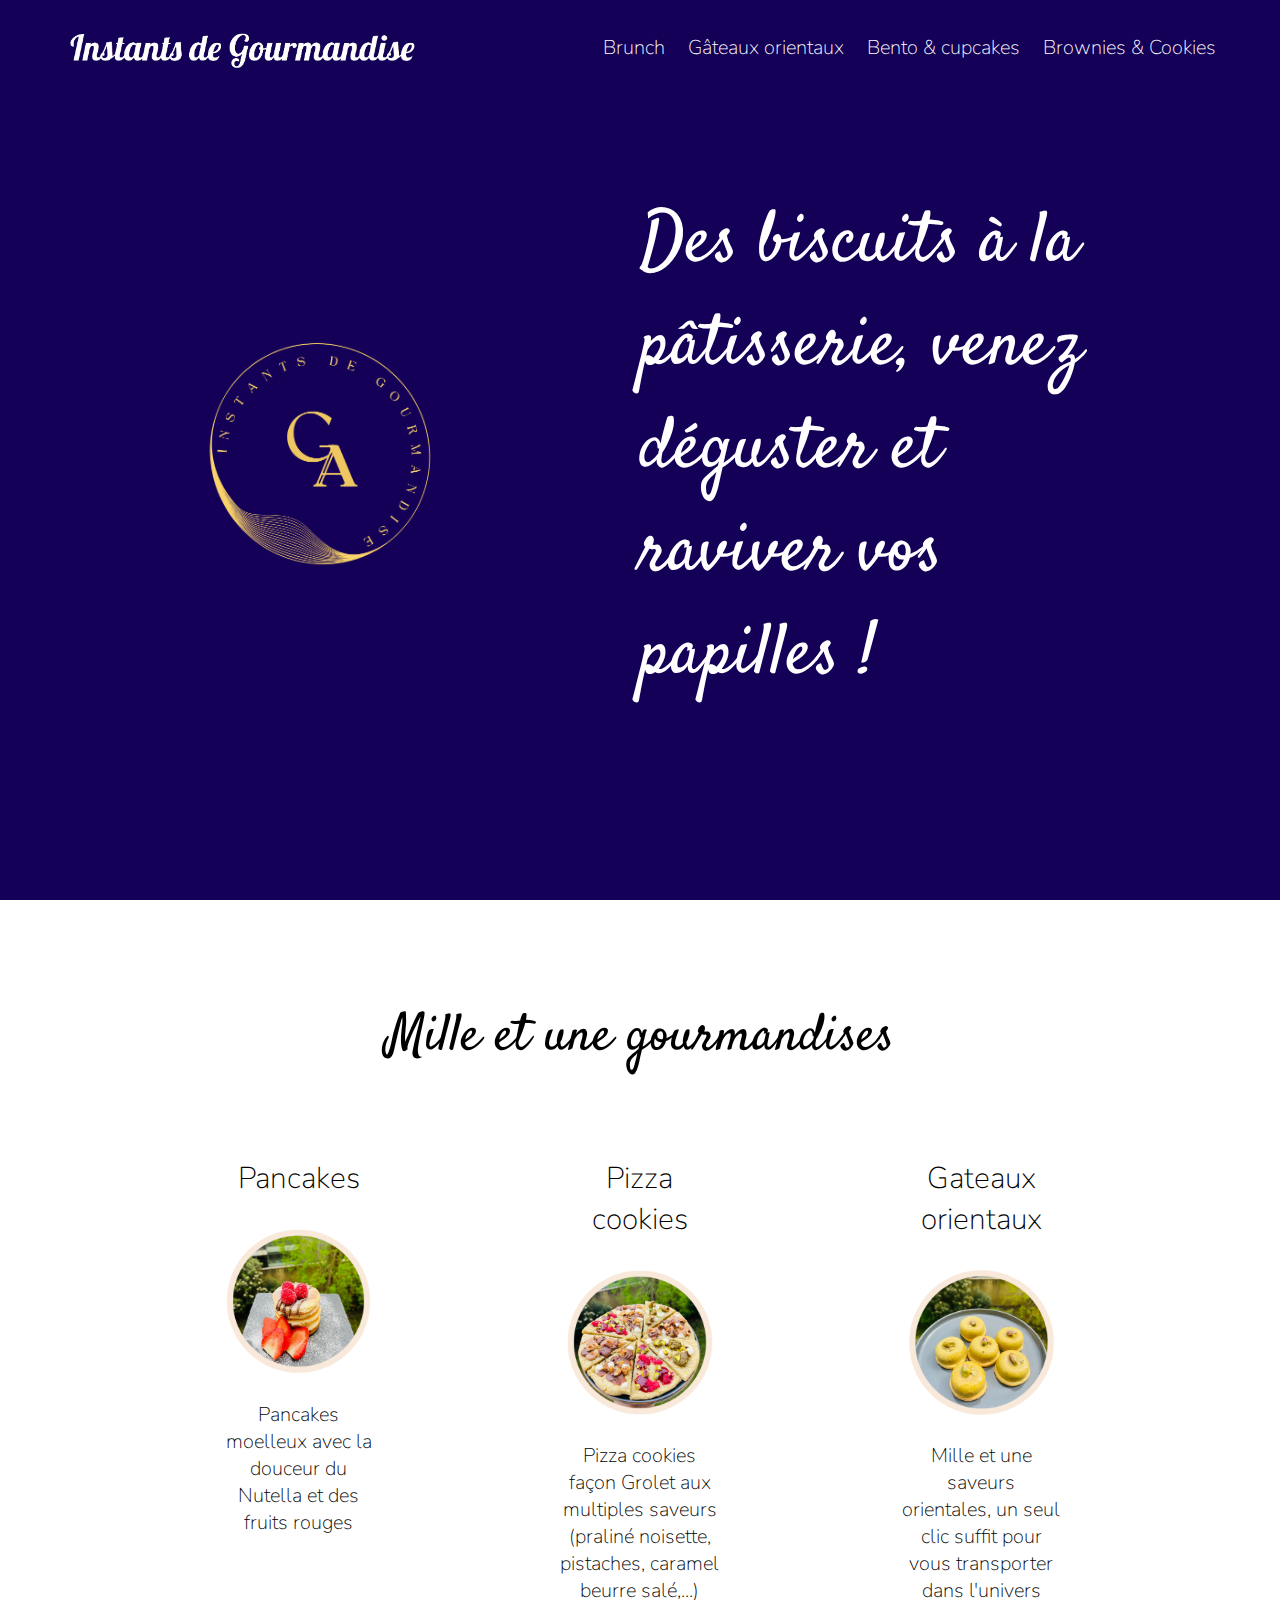
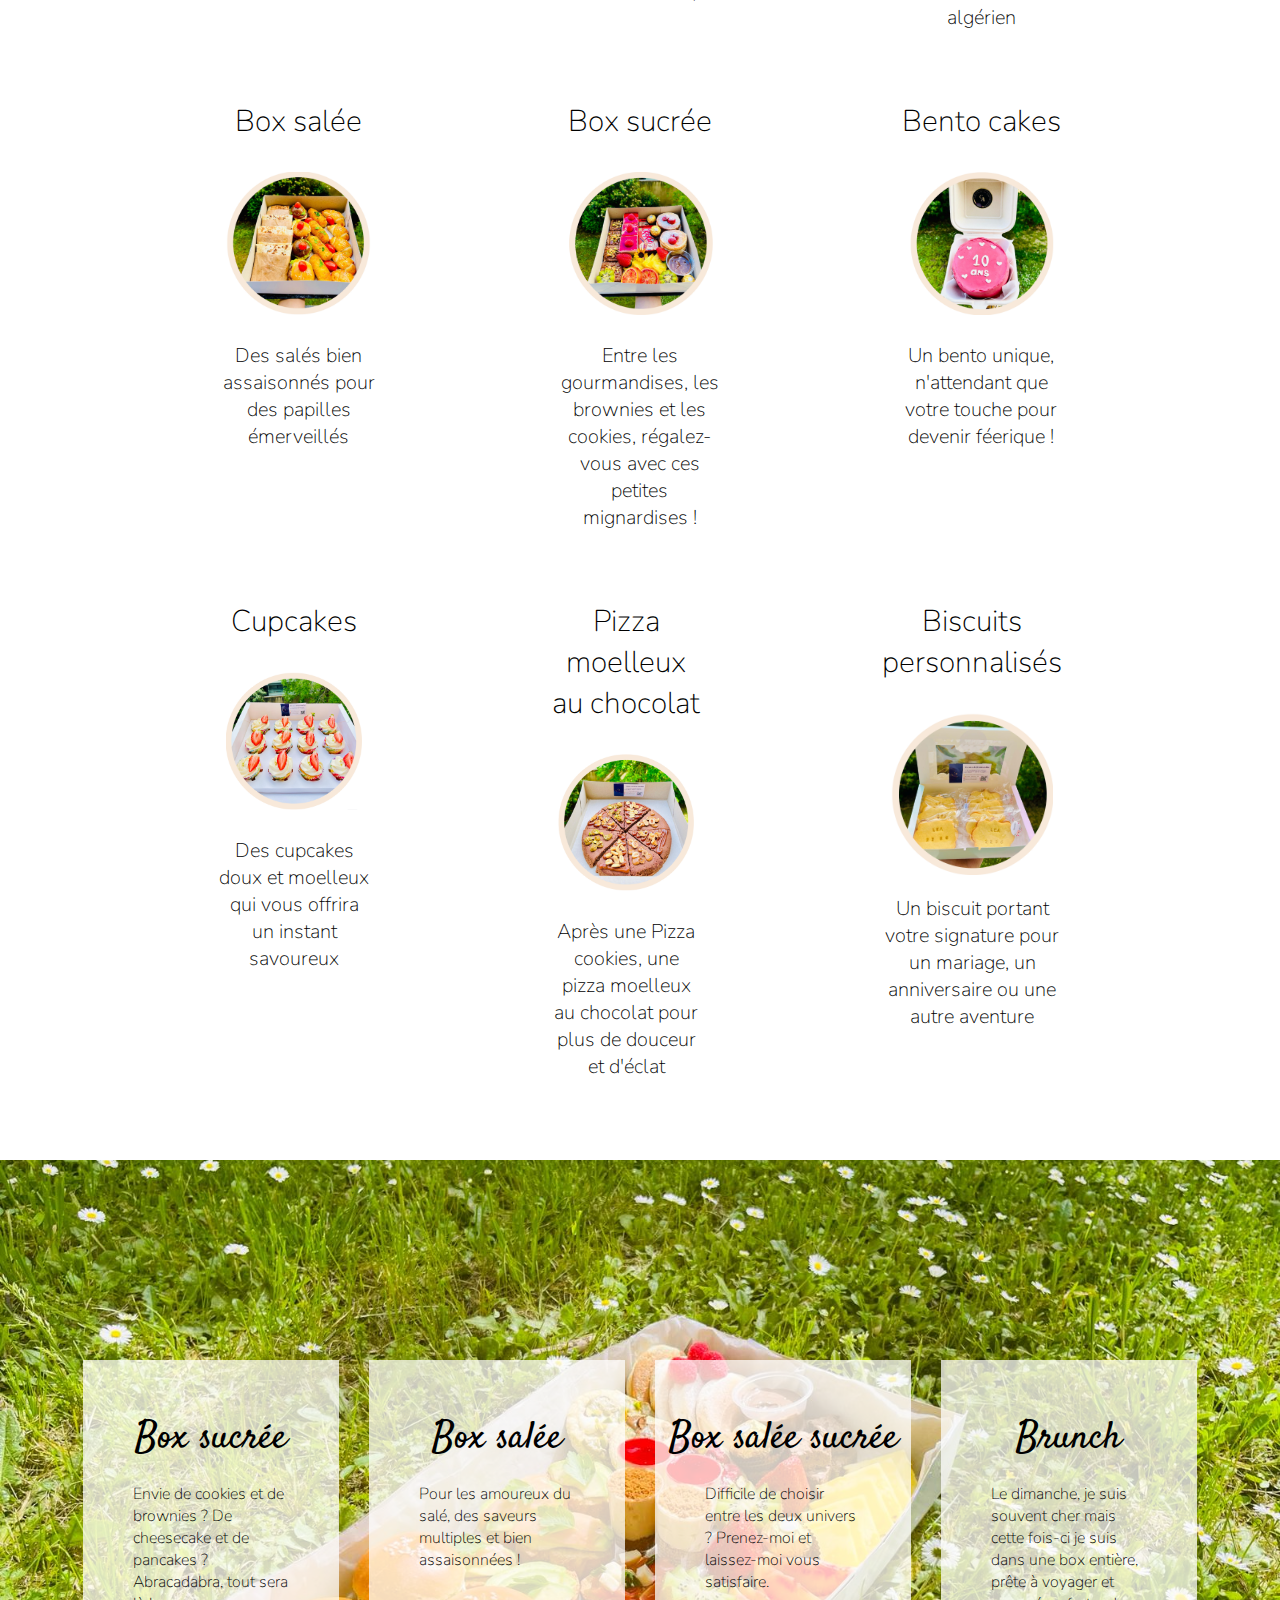
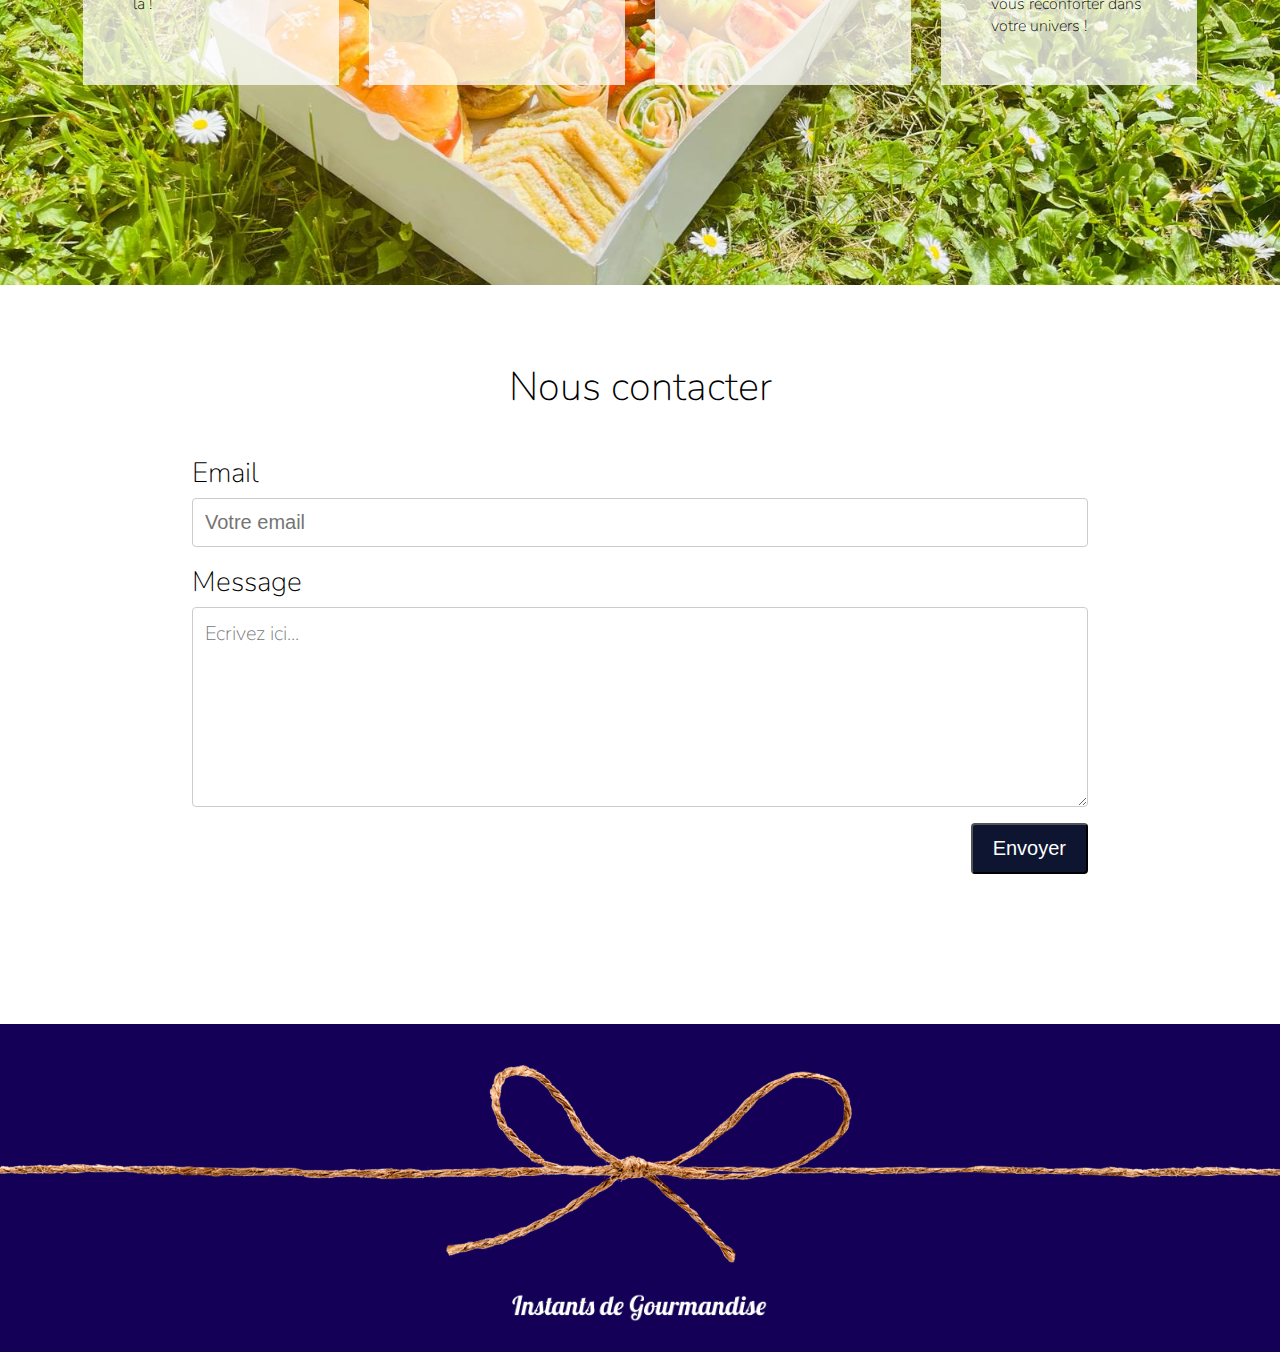
<file: index.html>
<!DOCTYPE html>
<html lang="fr">
<head>
    <meta charset="UTF-8">
    <meta name="viewport" content="width=device-width, initial-scale=1.0">
    <link rel="stylesheet" href="https://cdnjs.cloudflare.com/ajax/libs/font-awesome/4.7.0/css/font-awesome.min.css">

    <link rel="stylesheet" href="css/style.css">
    <link rel="stylesheet" href="css/nav.css">
    <link rel="stylesheet" href="css/index.css">
    <link rel="stylesheet" href="css/footer.css">
    <link rel="stylesheet" href="css/form.css">

    <link rel="icon" href="assets/img/logo/instants_de_gourmandise.png">

    <title>Instants de gourmandise</title>
</head>
<body>
    <header>
        <nav id="NavLargeScreen">
            <a href="index.html">
                <img src="assets/img/logo/instants_de_gourmandise_letters.png">
            </a>

            <div class="nunito">
                <p><a href="box.html">Brunch</a></p>
                <p><a href="gateauxorientaux.html">Gâteaux orientaux</a></p>
                <p><a href="bento_cupcake.html">Bento & cupcakes</a></p>
                <p><a href="brownies_cookies.html">Brownies & Cookies</a></p>
            </div>
        </nav>

        <nav id="NavPhone">
            <div id="LogoPhone">
                <a href="index.html">
                    <img src="assets/img/logo/instants_de_gourmandise_letters.png">
                </a>
                <i class="fa fa-bars" onclick="openMenu()"></i>
            </div>

            <div id="MenuPhone" class="nunito">
                <p>Brunch</p>
                <p>Gâteaux orientaux</p>
                <p>Bento & cupcakes</p>
                <p>Brownies & Cookies</p>
            </div>
        </nav>

        <div id="PresentationWallpaper">
            <img id="Logo" class="hidden" src="assets/img/logo/instants_de_gourmandise.png">
            <h3 id="TitleWallpaper" class="satisfy-regular hidden">Des biscuits à la pâtisserie, venez déguster et raviver vos papilles !</h3>
        </div>
    </header>

    <section id="GourmandisesQuotidien">
        <h2 class="satisfy-regular">Mille et une gourmandises</h2>

        <div class="gourmandise_quotidienne_body">
            <div class="gourmandise_rect nunito">
                <a href="box.html#BentoSucree">
                    <p class="gourmandise_rect_title">Pancakes</p>
                    <img src="assets/img/index/pancackes.png">
                    <p>Pancakes moelleux avec la douceur du Nutella et des fruits rouges</p>
                </a>
            </div>

            <div class="gourmandise_rect nunito">
                <a href="brownies_cookies.html">
                    <p class="gourmandise_rect_title">Pizza cookies</p>
                    <img src="assets/img/index/cookies.png">
                    <p>Pizza cookies façon Grolet aux multiples saveurs (praliné noisette, pistaches, caramel beurre salé,...)</p>
                </a>
            </div>

            <div class="gourmandise_rect nunito">
                <a href="gateauxorientaux.html">
                    <p class="gourmandise_rect_title">Gateaux orientaux</p>
                    <img src="assets/img/index/gateaux_orientaux.png">
                    <p>Mille et une saveurs orientales, un seul clic suffit pour vous transporter dans l'univers algérien</p>
                </a>
            </div>
        </div>

        <div class="gourmandise_quotidienne_body">
            <div class="gourmandise_rect nunito">
                <a href="box.html#BoxSalées">
                    <p class="gourmandise_rect_title">Box salée</p>
                    <img src="assets/img/index/box_salee.png">
                    <p>Des salés bien assaisonnés pour des papilles émerveillés</p>
                </a>
            </div>

            <div class="gourmandise_rect nunito">
                <a href="box.html">
                    <p class="gourmandise_rect_title">Box sucrée</p>
                    <img src="assets/img/index/box_sucree.png">
                    <p>Entre les gourmandises, les brownies et les cookies, régalez-vous avec ces petites mignardises !</p>
                </a>
            </div>

            <div class="gourmandise_rect nunito">
                <a href="bento.html">
                    <p class="gourmandise_rect_title">Bento cakes</p>
                    <img src="assets/img/index/bento.png">
                    <p>Un bento unique, n'attendant que votre touche pour devenir féerique !</p>
                </a>
            </div>
        </div>

        <div class="gourmandise_quotidienne_body">
            <div class="gourmandise_rect nunito">
                <a href="bento_cupcake.html">
                    <p class="gourmandise_rect_title">Cupcakes</p>
                    <img src="assets/img/index/muffins.png">
                    <p class="gourmandise_rect_description">Des cupcakes doux et moelleux qui vous offrira un instant savoureux </p>
                </a>
            </div>

            <div class="gourmandise_rect nunito">
                <a href="brownies_cookies.html">
                    <p class="gourmandise_rect_title">Pizza moelleux au chocolat</p>
                    <img src="assets/img/index/moelleux.png">
                    <p>Après une Pizza cookies, une pizza moelleux au chocolat pour plus de douceur et d'éclat</p>
                </a>
            </div>

            <div class="gourmandise_rect nunito">
                <p class="gourmandise_rect_title">Biscuits personnalisés</p>
                <img src="assets/img/index/biscuits_perso.png">
                <p>Un biscuit portant votre signature pour un mariage, un anniversaire ou une autre aventure</p>
            </div>
        </div>
    </section>

    <section id="GourmandisesQuotidienPhone">
        <h2 class="satisfy-regular">Mille et une gourmandises</h2>

        <div class="gourmandise_quotidienne_body_phone">
            <div class="gourmandise_rect nunito">
                <a href="box.html#BentoSucree">
                    <p class="gourmandise_rect_title">Pancakes</p>
                    <img src="assets/img/index/pancackes.png">
                    <p>Pizza cookies avec différentes saveurs (pistaches, chocolat, ...)</p>
                </a>
            </div>

            <div class="gourmandise_rect nunito">
                <a href="brownies_cookies.html">
                    <p class="gourmandise_rect_title">Cookies</p>
                    <img src="assets/img/index/cookies.png">
                    <p>Pizza cookies avec différentes saveurs (pistaches, chocolat, ...)</p>
                </a>
            </div>

            <div class="gourmandise_rect nunito">
                <a href="gateauxorientaux.html">
                    <p class="gourmandise_rect_title">Gateaux orientaux</p>
                    <img src="assets/img/index/gateaux_orientaux.png">
                    <p>Pizza cookies avec différentes saveurs (pistaches, chocolat, ...)</p>
                </a>
            </div>

            <div class="gourmandise_rect nunito">
                <a href="box.html#BoxSalées">
                    <p class="gourmandise_rect_title">Box salée</p>
                    <img src="assets/img/index/box_salee.png">
                    <p>Pizza cookies avec différentes saveurs (pistaches, chocolat, ...)</p>
                </a>
            </div>

            <div class="gourmandise_rect nunito">
                <a href="box.html">
                    <p class="gourmandise_rect_title">Box sucrée</p>
                    <img src="assets/img/index/box_sucree.png">
                    <p>Pizza cookies avec différentes saveurs (pistaches, chocolat, ...)</p>
                </a>
            </div>

            <div class="gourmandise_rect nunito">
                <a href="bento.html">
                    <p class="gourmandise_rect_title">Bento cakes</p>
                    <img src="assets/img/index/bento.png">
                    <p>Pizza cookies avec différentes saveurs (pistaches, chocolat, ...)</p>
                </a>
            </div>

            <div class="gourmandise_rect nunito">
                <a href="bento_cupcake.html">
                    <p class="gourmandise_rect_title">Cupcakes</p>
                    <img src="assets/img/index/muffins.png">
                    <p class="gourmandise_rect_description">Pizza cookies avec différentes saveurs (pistaches, chocolat, ...)</p>
                </a>
            </div>

            <div class="gourmandise_rect nunito">
                <a href="brownies_cookies.html">
                    <p class="gourmandise_rect_title">Pizza moelleux</p>
                    <img src="assets/img/index/moelleux.png">
                    <p>Pizza cookies avec différentes saveurs (pistaches, chocolat, ...)</p>
                </a>
            </div>

            <div class="gourmandise_rect nunito">
                <p class="gourmandise_rect_title">Biscuits personnalisables</p>
                <img src="assets/img/index/biscuits_perso.png">
                <p>Pizza cookies avec différentes saveurs (pistaches, chocolat, ...)</p>
            </div>
        </div>
    </section>

    <div class="scrolling">
        <p class="nutito">&larr;</p>
        <p class="nunito">&rarr;</p>
    </div>

    <section id="BoxPresentation">
        <div class="box_presentation_rect nunito">
            <a href="box.html">
                <h4 class="satisfy-regular">Box sucrée</h4>
                <p>Envie de cookies et de brownies ? De cheesecake et de pancakes ? Abracadabra, tout sera là !</p>
            </a>
        </div>

        <div class="box_presentation_rect nunito">
            <a href="box.html#BoxSalées">
                <h4 class="satisfy-regular">Box salée</h4>
                <p> Pour les amoureux du salé, des saveurs multiples et bien assaisonnées !</p>
            </a>
        </div>

        <div class="box_presentation_rect nunito">
            <a href="box.html#BoxSaléesSucrées">
                <h4 class="satisfy-regular">Box salée sucrée</h4>
                <p>Difficile de choisir entre les deux univers ? Prenez-moi et laissez-moi vous satisfaire.</p>
            </a>
        </div>

        <div class="box_presentation_rect nunito">
            <a href="box.html#Brunch">
                <h4 class="satisfy-regular">Brunch</h4>
                <p>Le dimanche, je suis souvent cher mais cette fois-ci je suis dans une box entière, prête à voyager et vous réconforter dans votre univers !</p>
            </a>
        </div>
    </section>

    <div class="scrolling">
        <p class="nutito">&larr;</p>
        <p class="nunito">&rarr;</p>
    </div>

    <div id="MailingForm">
        <h3 class="nunito">Nous contacter</h3>

        <form>
          <label class="nunito" for="femail">Email </label>
          <input type="text" id="femail" name="email" placeholder="Votre email">

          <label class="nunito" for="message">Message</label>
          <textarea  class="nunito" id="message" name="message" placeholder="Ecrivez ici..." style="height:200px"></textarea>

          <input type="submit" value="Envoyer">
        </form>
      </div>

    <footer>
        <img src="assets/img/bow.png">

        <div>
            <img src="assets/img/logo/instants_de_gourmandise_letters.png">
        </div>
    </footer>

    <script src="js/init.js"></script>
    <script src="js/nav.js"></script>
</body>
</html>
</file>
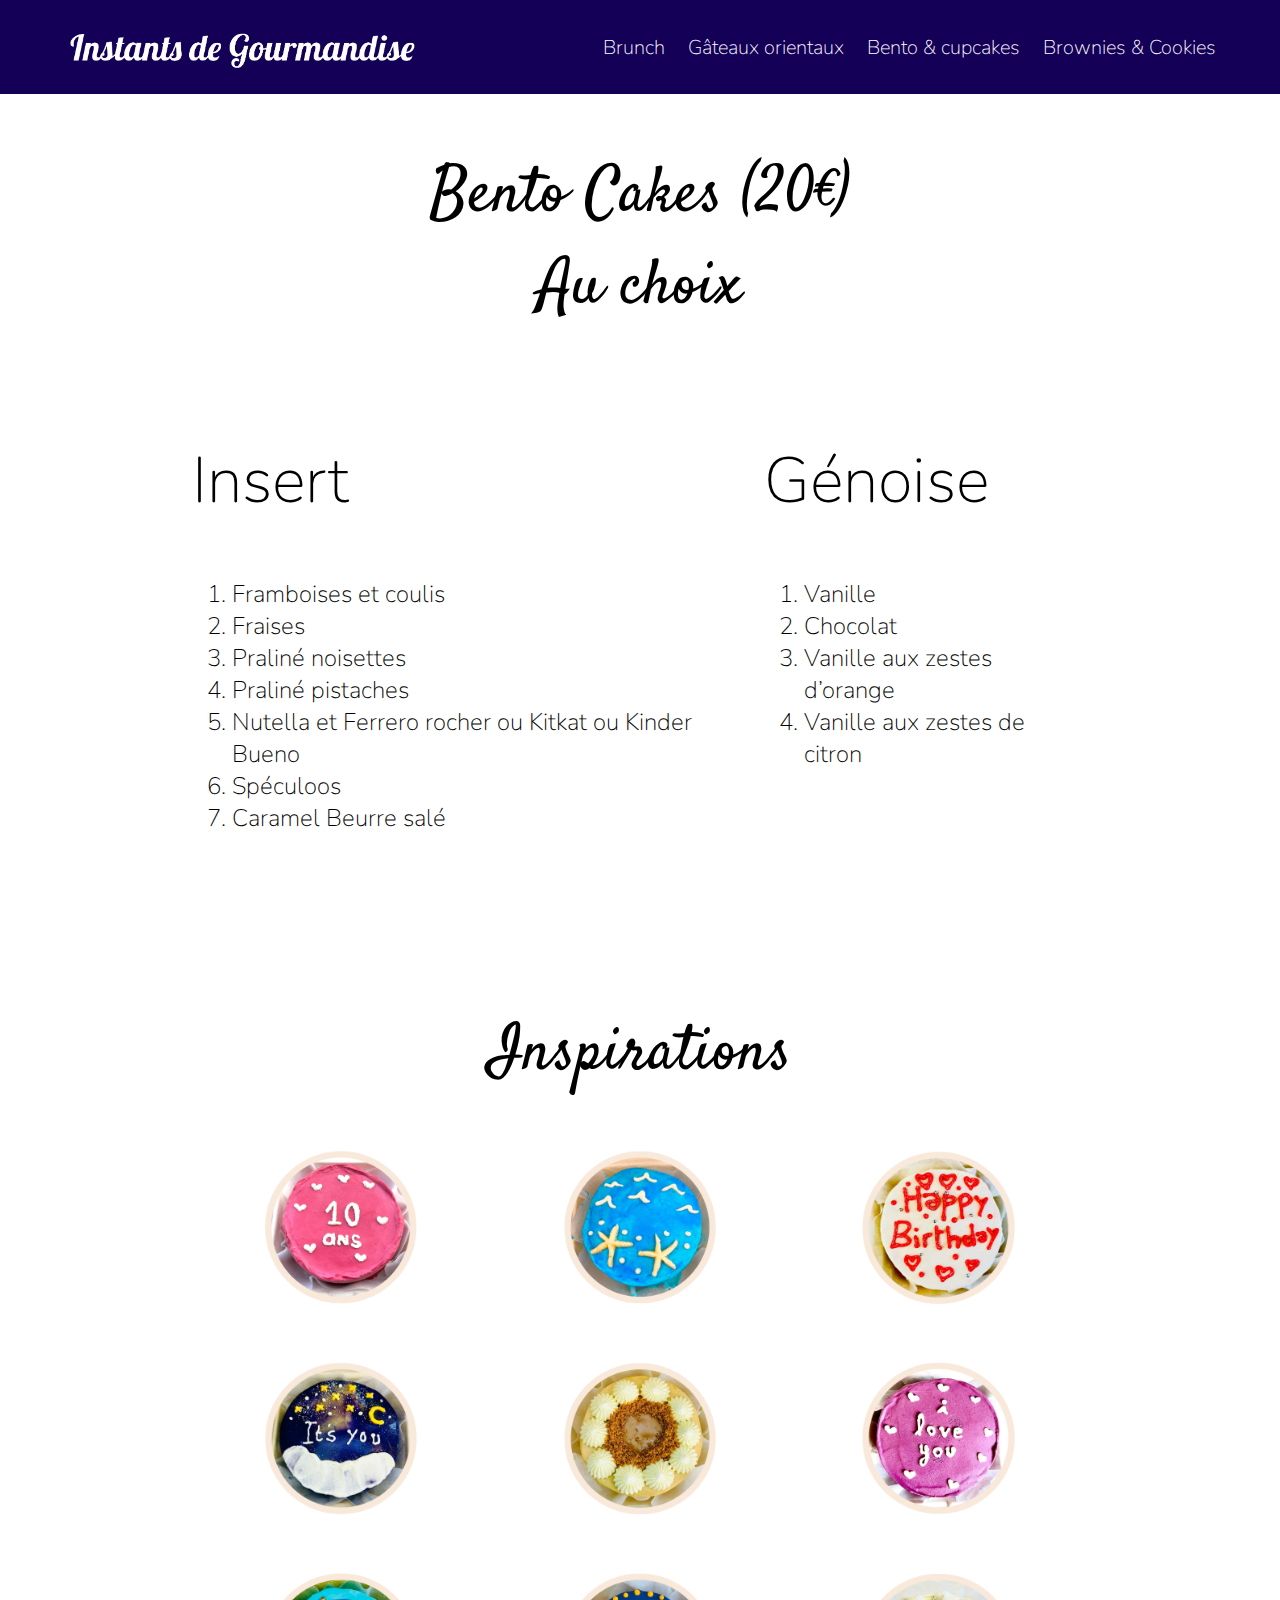
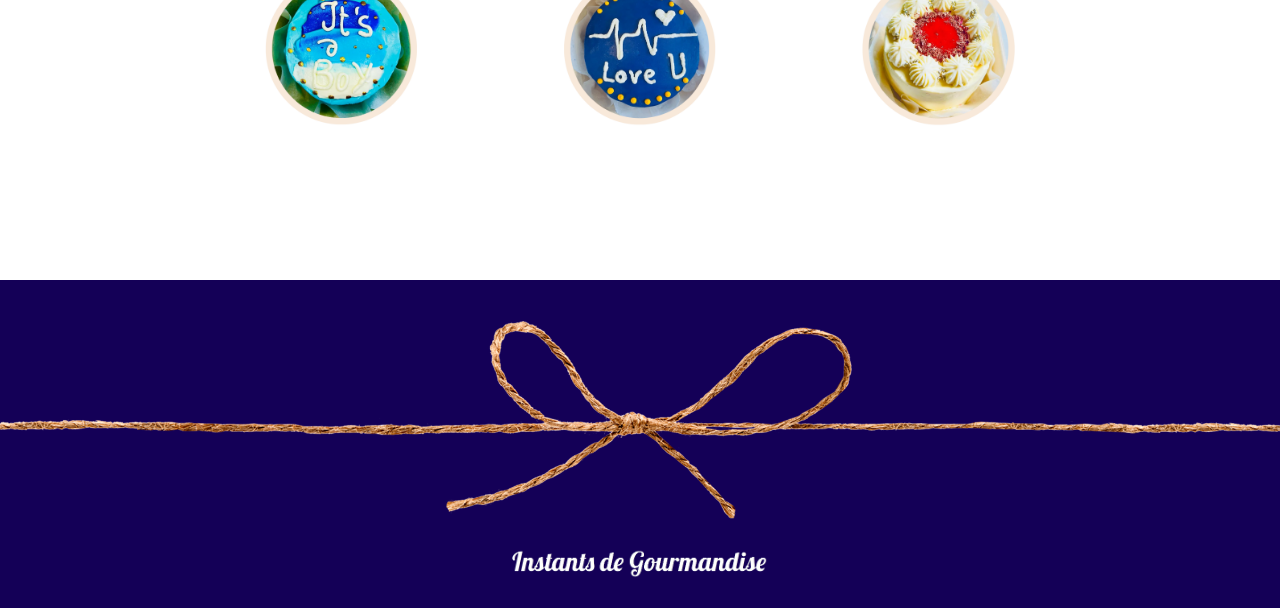
<file: bento.html>
<!DOCTYPE html>
<html lang="en">
<head>
    <meta charset="UTF-8">
    <meta name="viewport" content="width=device-width, initial-scale=1.0">
    <link rel="stylesheet" href="https://cdnjs.cloudflare.com/ajax/libs/font-awesome/4.7.0/css/font-awesome.min.css">

    <link rel="stylesheet" href="css/style.css">
    <link rel="stylesheet" href="css/nav.css">
    <link rel="stylesheet" href="css/flayer.css">
    <link rel="stylesheet" href="css/footer.css">
    <link rel="stylesheet" href="css/bento.css">

    <title>Instants de gourmandise - Bento Cakes</title>
</head>

<body id="MainBody" class="hidden">
    <header>
        <nav id="NavLargeScreen">
            <a href="index.html">
                <img src="assets/img/logo/instants_de_gourmandise_letters.png">
            </a>

            <div class="nunito">
                <p><a href="box.html">Brunch</a></p>
                <p><a href="gateauxorientaux.html">Gâteaux orientaux</a></p>
                <p><a href="bento_cupcake.html">Bento & cupcakes</a></p>
                <p><a href="brownies_cookies.html">Brownies & Cookies</a></p>
            </div>
        </nav>

        <nav id="NavPhone">
            <div id="LogoPhone">
                <a href="index.html">
                    <img src="assets/img/logo/instants_de_gourmandise_letters.png">
                </a>
                <i class="fa fa-bars" onclick="openMenu()"></i>
            </div>

            <div id="MenuPhone" class="nunito">
                <p>Brunch</p>
                <p>Gâteaux orientaux</p>
                <p>Bento & cupcakes</p>
                <p>Brownies & Cookies</p>
            </div>
        </nav>
    </header>

    <div class="satisfy-regular flayer_cat">Bento Cakes (20€)<br>Au choix</div>

    <section id="ChoixBento">
        <div>
            <h2 class="nunito">Insert</h4>
            <ol class="nunito">
                <li>Framboises et coulis</li>
                <li>Fraises</li>
                <li>Praliné noisettes</li>
                <li>Praliné pistaches</li>
                <li>Nutella et Ferrero rocher ou Kitkat ou Kinder Bueno</li>
                <li>Spéculoos</li>
                <li>Caramel Beurre salé</li>
            </ol>
        </div>

        <div>
            <h2 class="nunito">Génoise</h4>
            <ol class="nunito">
                <li>Vanille</li>
                <li>Chocolat</li>
                <li>Vanille aux zestes d’orange</li>
                <li>Vanille aux zestes de citron</li>
            </ol>
        </div>
    </section>

    <div class="satisfy-regular flayer_cat">Inspirations</div>

    <section class="flayer_presentation">
        <div class="flayer_product_4">
            <img src="assets/img/bento/bento_1.png">
        </div>

        <div class="flayer_product_4">
            <img src="assets/img/bento/bento_2.png">
        </div>

        <div class="flayer_product_4">
            <img src="assets/img/bento/bento_3.png">
        </div>
    </section>

    <br><br><br>

    <section class="flayer_presentation">
        <div class="flayer_product_4">
            <img src="assets/img/bento/bento_4.png">
        </div>

        <div class="flayer_product_4">
            <img src="assets/img/bento/bento_5.png">
        </div>

        <div class="flayer_product_4">
            <img src="assets/img/bento/bento_6.png">
        </div>
    </section>

    <br><br><br>

    <section class="flayer_presentation">
        <div class="flayer_product_4">
            <img src="assets/img/bento/bento_7.png">
        </div>

        <div class="flayer_product_4">
            <img src="assets/img/bento/bento_8.png">
        </div>

        <div class="flayer_product_4">
            <img src="assets/img/bento/bento_9.png">
        </div>
    </section>

    <footer style="margin-top: 150px">
        <img src="assets/img/bow.png">

        <div>
            <img src="assets/img/logo/instants_de_gourmandise_letters.png">
        </div>
    </footer>

    <script src="js/init_body.js"></script>
    <script src="js/nav.js"></script>
</body>
</html>
</file>
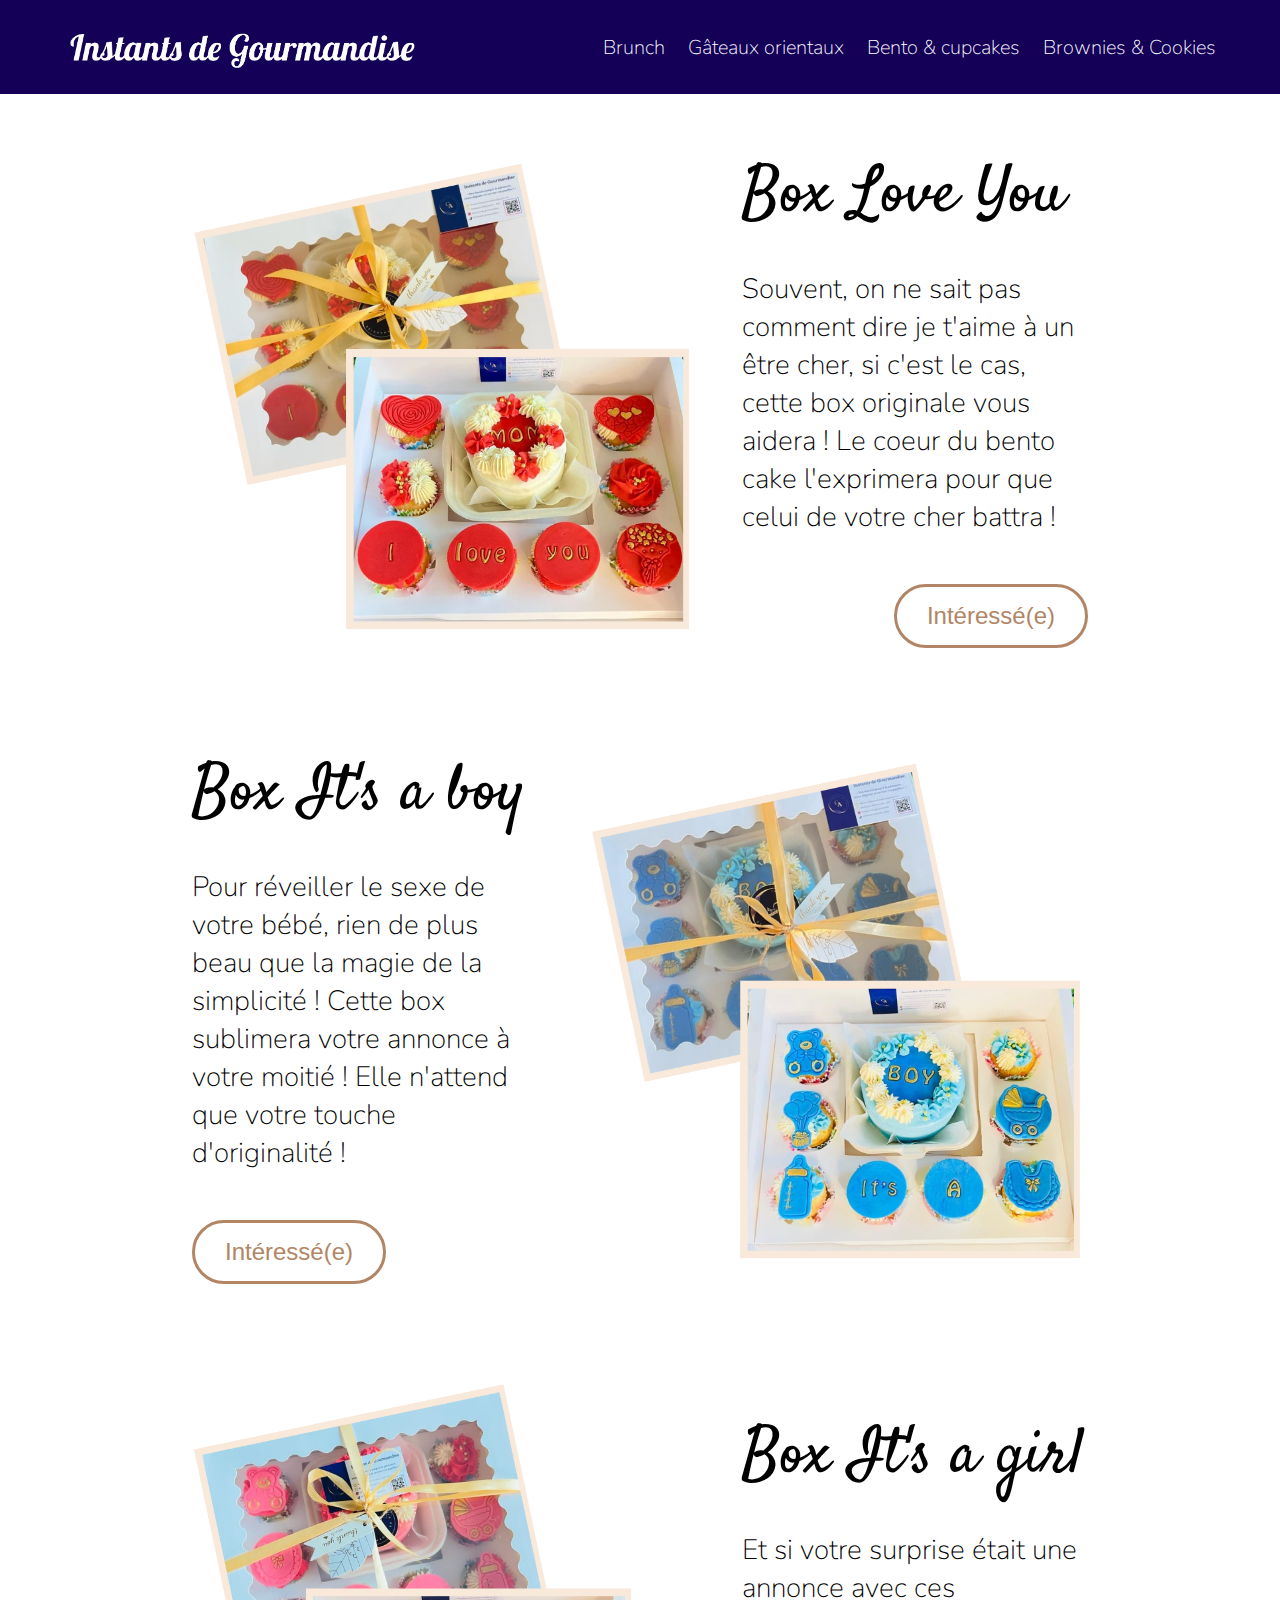
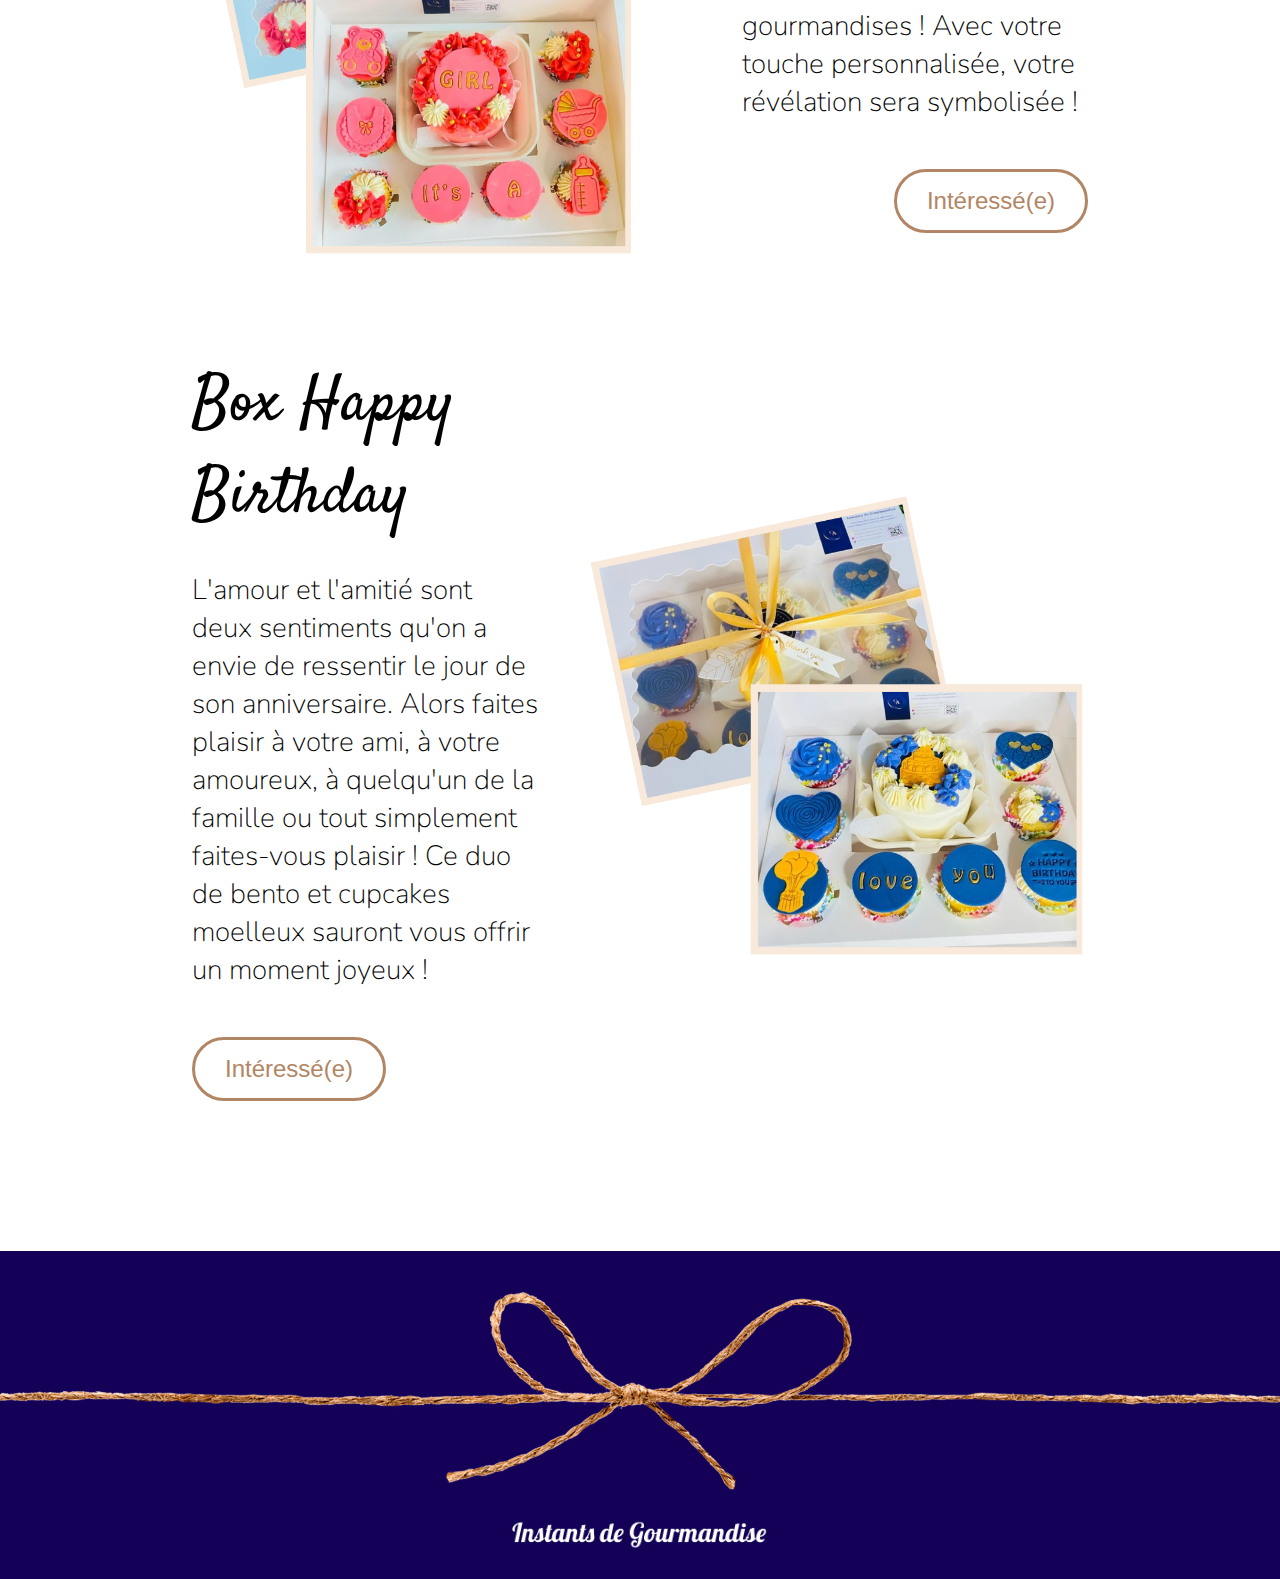
<file: bento_cupcake.html>
<!DOCTYPE html>
<html lang="fr">
<head>
    <meta charset="UTF-8">
    <meta name="viewport" content="width=device-width, initial-scale=1.0">
    <link rel="stylesheet" href="https://cdnjs.cloudflare.com/ajax/libs/font-awesome/4.7.0/css/font-awesome.min.css">

    <link rel="stylesheet" href="css/style.css">
    <link rel="stylesheet" href="css/nav.css">
    <link rel="stylesheet" href="css/footer.css">
    <link rel="stylesheet" href="css/tile.css">

    <title>Instants de gourmandise - Bento & cupcakes</title>
</head>

<body id="MainBody" class="hidden">
    <header>
        <nav id="NavLargeScreen">
            <a href="index.html">
                <img src="assets/img/logo/instants_de_gourmandise_letters.png">
            </a>

            <div class="nunito">
                <p><a href="box.html">Brunch</a></p>
                <p><a href="gateauxorientaux.html">Gâteaux orientaux</a></p>
                <p><a href="bento_cupcake.html">Bento & cupcakes</a></p>
                <p><a href="brownies_cookies.html">Brownies & Cookies</a></p>
            </div>
        </nav>

        <nav id="NavPhone">
            <div id="LogoPhone">
                <a href="index.html">
                    <img src="assets/img/logo/instants_de_gourmandise_letters.png">
                </a>
                <i class="fa fa-bars" onclick="openMenu()"></i>
            </div>

            <div id="MenuPhone" class="nunito">
                <p>Brunch</p>
                <p>Gâteaux orientaux</p>
                <p>Bento & cupcakes</p>
                <p>Brownies & Cookies</p>
            </div>
        </nav>
    </header>

    <div id="PopupSocialNetwork">
        <p id="Cross" onclick="closePopUp()">&#10005</p>
        <p>Nous contacter sur Instagram ou TikTok !</p>

        <div>
            <a href="https://www.instagram.com/instants.de.gourmandise/"><img src="assets/img/logo/insta.jpeg"></a>
            <a href="https://www.tiktok.com/@instants.gourmandise"><img src="assets/img/logo/tiktok.png"></a>
        </div>
    </div>


    <div id="Padding"></div>


    <section class="tile left">
        <img src="assets/img/bento_cupcake/love_mom.png">

        <div>
            <h4 class="satisfy-regular">Box Love You</h4>
            <p class="nunito">Souvent, on ne sait pas comment dire je t'aime à un être cher, si c'est le cas, cette box originale vous aidera ! Le coeur du bento cake l'exprimera pour que celui de votre cher battra !</p>
            <button class="interested_button" onclick="openPopUp()">Intéressé(e)</button>
        </div>
    </section>

    <section class="tilephone">
        <h4 class="satisfy-regular">Box Love You</h4>
        <img src="assets/img/bento_cupcake/love_mom.png">
        <p class="nunito">Souvent, on ne sait pas comment dire je t'aime à un être cher, si c'est le cas, cette box originale vous aidera ! Le coeur du bento cake l'exprimera pour que celui de votre cher battra !</p>
        <button class="interested_button" onclick="openPopUp()">Intéressé(e)</button>
    </section>



    <section class="tile right">
        <div>
            <h4 class="satisfy-regular">Box It's a boy</h4>
            <p class="nunito">Pour réveiller le sexe de votre bébé, rien de plus beau que la magie de la simplicité ! Cette box sublimera votre annonce à votre moitié ! Elle n'attend que votre touche d'originalité !</p>
            <button class="interested_button" onclick="openPopUp()">Intéressé(e)</button>
        </div>

        <img src="assets/img/bento_cupcake/its_a_boy.png">
    </section>

    <section class="tilephone">
        <h4 class="satisfy-regular">Box It's a boy</h4>
        <img src="assets/img/bento_cupcake/its_a_boy.png">
        <p class="nunito">Pour réveiller le sexe de votre bébé, rien de plus beau que la magie de la simplicité ! Cette box sublimera votre annonce à votre moitié ! Elle n'attend que votre touche d'originalité !</p>
        <button class="interested_button" onclick="openPopUp()">Intéressé(e)</button>
    </section>



    <section class="tile left">
        <img src="assets/img/bento_cupcake/its_a_girl.png">

        <div>
            <h4 class="satisfy-regular">Box It's a girl</h4>
            <p class="nunito">Et si votre surprise était une annonce avec ces gourmandises ! Avec votre touche personnalisée, votre révélation sera symbolisée ! </p>
            <button class="interested_button" onclick="openPopUp()">Intéressé(e)</button>
        </div>
    </section>

    <section class="tilephone">
        <h4 class="satisfy-regular">Box It's a girl</h4>
        <img src="assets/img/bento_cupcake/its_a_girl.png">
        <p class="nunito">Et si votre surprise était une annonce avec ces gourmandises ! Avec votre touche personnalisée, votre révélation sera symbolisée ! </p>
        <button class="interested_button" onclick="openPopUp()">Intéressé(e)</button>
    </section>



    <section class="tile right">
        <div>
            <h4 class="satisfy-regular">Box Happy Birthday</h4>
            <p class="nunito">L'amour et l'amitié sont deux sentiments qu'on a envie de ressentir le jour de son anniversaire. Alors faites plaisir à votre ami, à votre amoureux, à quelqu'un de la famille ou tout simplement faites-vous plaisir ! Ce duo de bento et cupcakes moelleux sauront vous offrir un moment joyeux !</p>
            <button class="interested_button" onclick="openPopUp()">Intéressé(e)</button>
        </div>

        <img src="assets/img/bento_cupcake/happy_birthday.png">
    </section>

    <section class="tilephone">
        <h4 class="satisfy-regular">Box Happy Birthday</h4>
        <img src="assets/img/bento_cupcake/happy_birthday.png">
        <p class="nunito">L'amour et l'amitié sont deux sentiments qu'on a envie de ressentir le jour de son anniversaire. Alors faites plaisir à votre ami, à votre amoureux, à quelqu'un de la famille ou tout simplement faites-vous plaisir ! Ce duo de bento et cupcakes moelleux sauront vous offrir un moment joyeux !</p>
        <button class="interested_button" onclick="openPopUp()">Intéressé(e)</button>
    </section>



    <footer style="margin-top: 150px">
        <img src="assets/img/bow.png">

        <div>
            <img src="assets/img/logo/instants_de_gourmandise_letters.png">
        </div>
    </footer>


    <script src="js/init_body.js"></script>
    <script src="js/popup_social_network.js"></script>
    <script src="js/nav.js"></script>
</body>
</html>
</file>
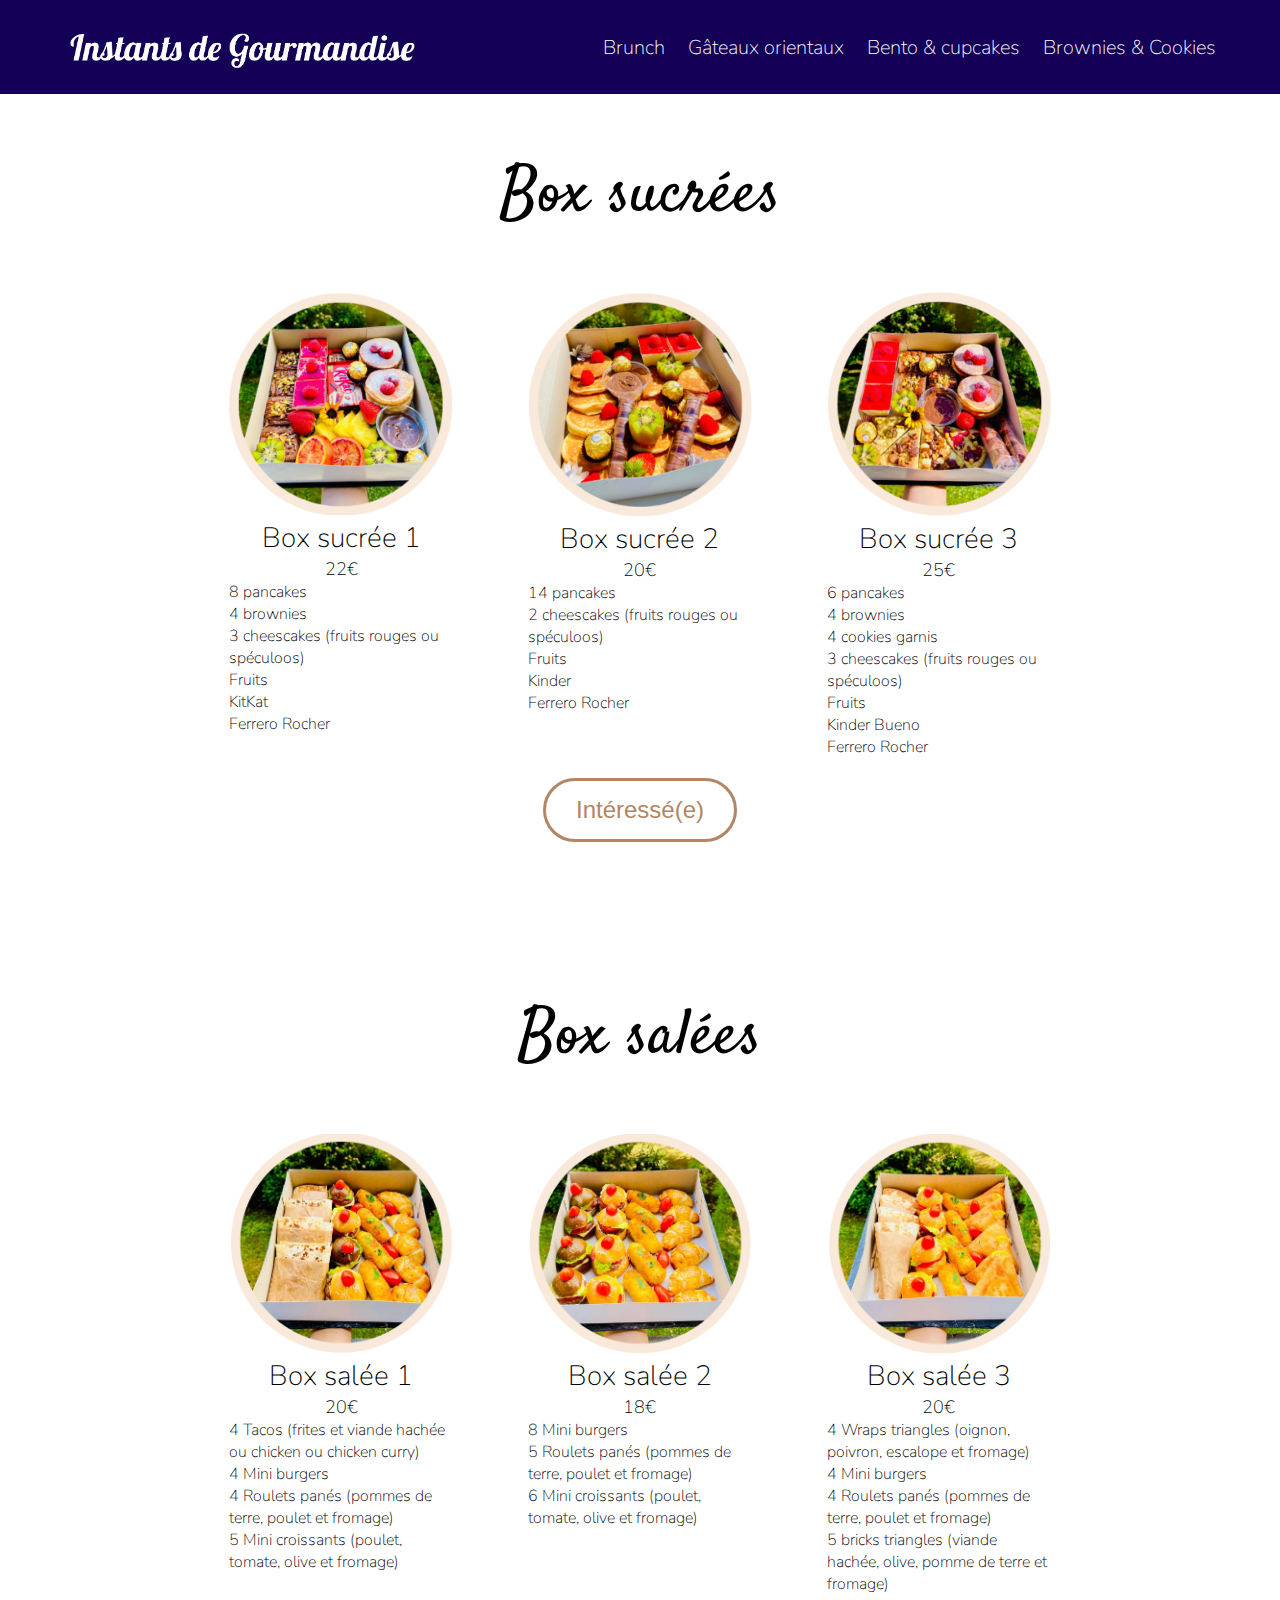
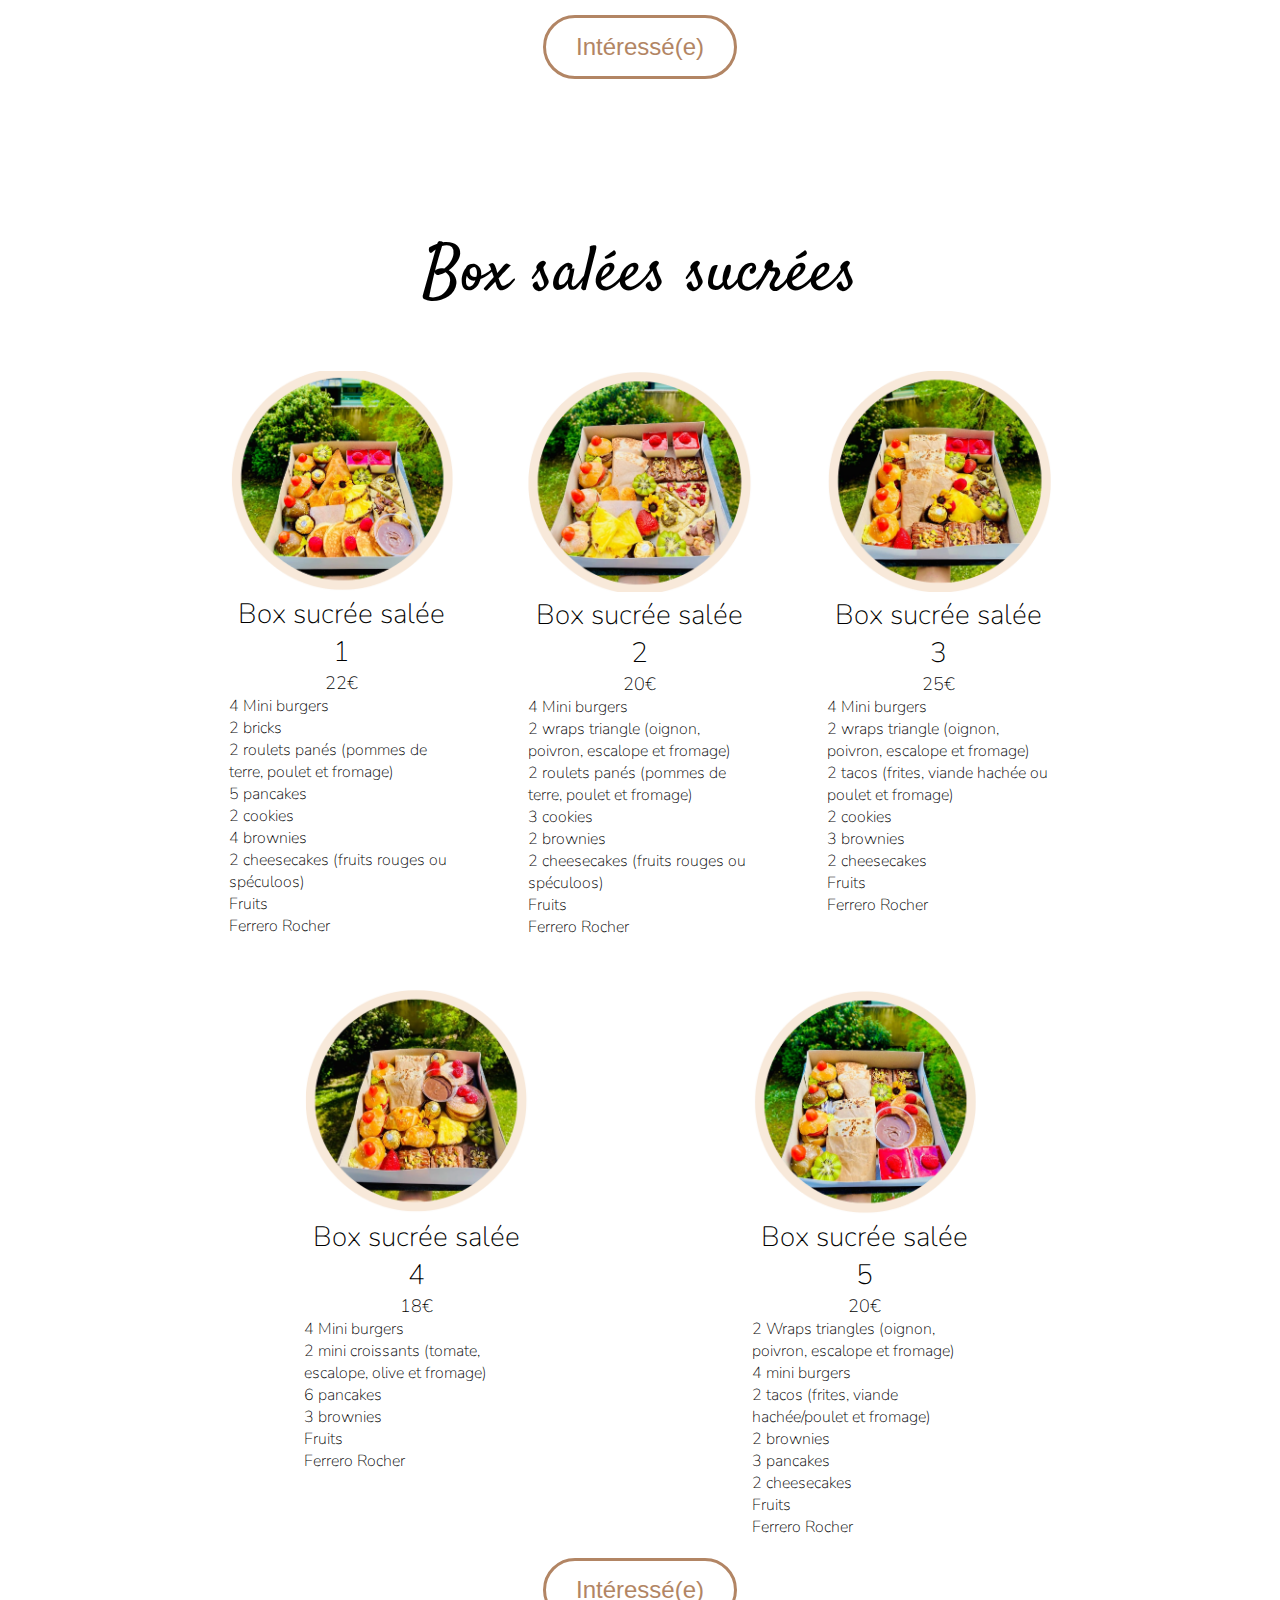
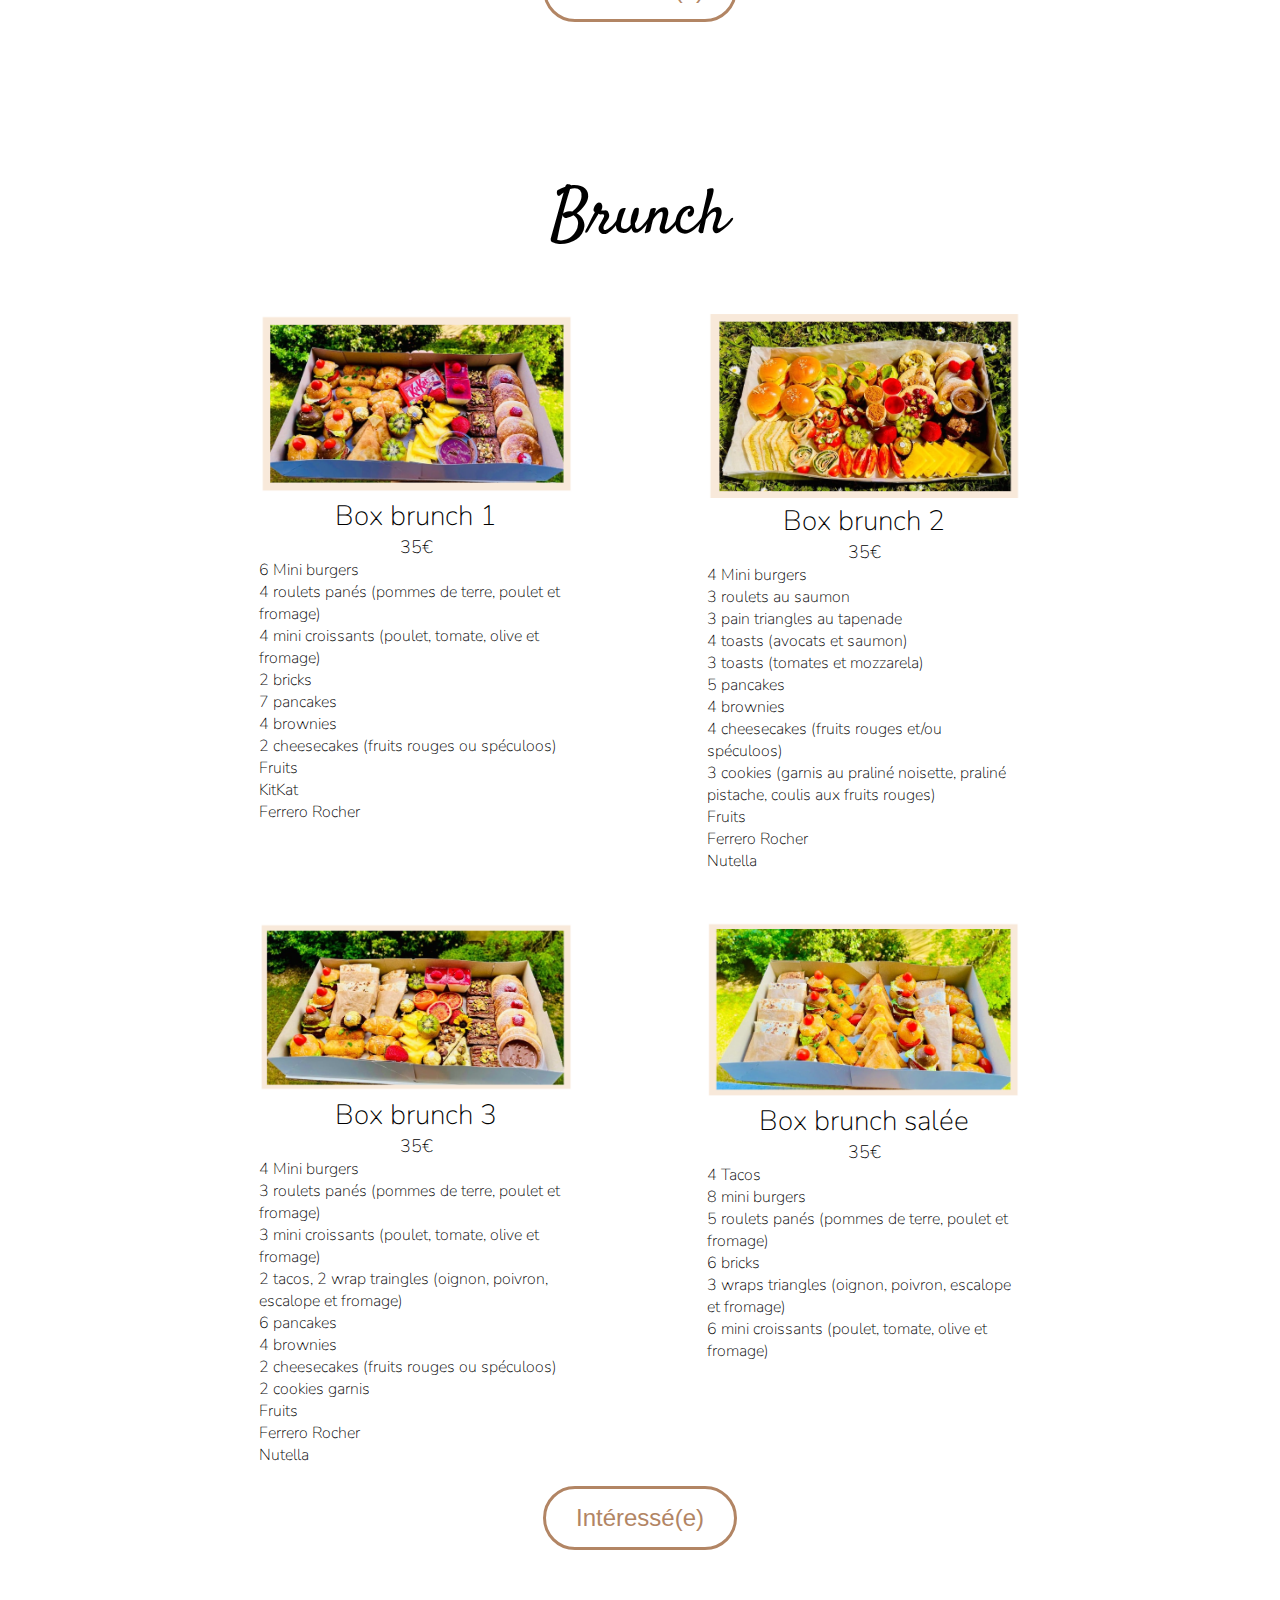
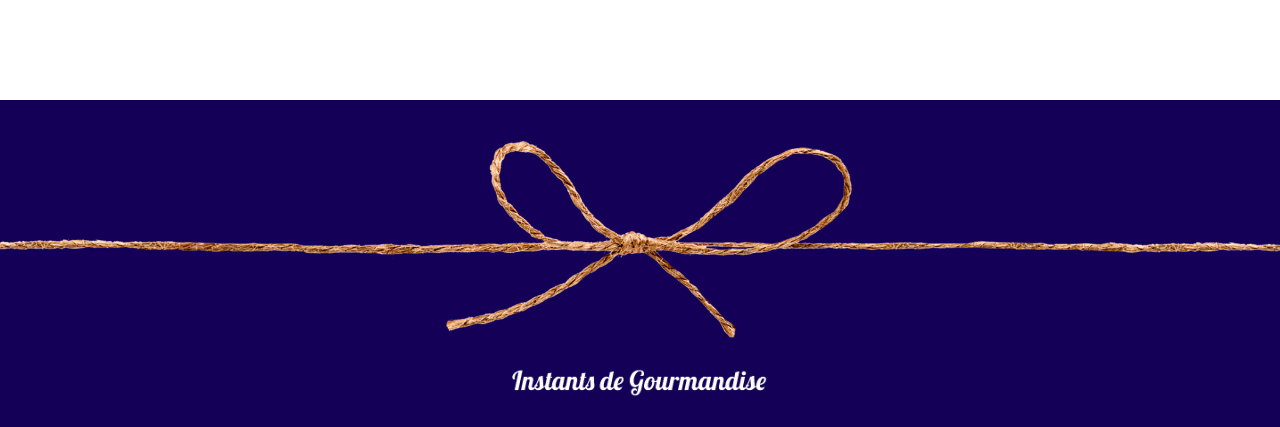
<file: box.html>
<!DOCTYPE html>
<html lang="en">
<head>
    <meta charset="UTF-8">
    <meta name="viewport" content="width=device-width, initial-scale=1.0">
    <link rel="stylesheet" href="https://cdnjs.cloudflare.com/ajax/libs/font-awesome/4.7.0/css/font-awesome.min.css">

    <link rel="stylesheet" href="css/style.css">
    <link rel="stylesheet" href="css/nav.css">
    <link rel="stylesheet" href="css/flayer.css">
    <link rel="stylesheet" href="css/footer.css">
    <link rel="stylesheet" href="css/tile.css">

    <title>Instants de gourmandise - Box</title>
</head>

<body id="MainBody" class="hidden">
    <header>
        <nav id="NavLargeScreen">
            <a href="index.html">
                <img src="assets/img/logo/instants_de_gourmandise_letters.png">
            </a>

            <div class="nunito">
                <p><a href="box.html">Brunch</a></p>
                <p><a href="gateauxorientaux.html">Gâteaux orientaux</a></p>
                <p><a href="bento_cupcake.html">Bento & cupcakes</a></p>
                <p><a href="brownies_cookies.html">Brownies & Cookies</a></p>
            </div>
        </nav>

        <nav id="NavPhone">
            <div id="LogoPhone">
                <a href="index.html">
                    <img src="assets/img/logo/instants_de_gourmandise_letters.png">
                </a>
                <i class="fa fa-bars" onclick="openMenu()"></i>
            </div>

            <div id="MenuPhone" class="nunito">
                <p>Brunch</p>
                <p>Gâteaux orientaux</p>
                <p>Bento & cupcakes</p>
                <p>Brownies & Cookies</p>
            </div>
        </nav>
    </header>

    <div id="PopupSocialNetwork">
        <p id="Cross" onclick="closePopUp()">&#10005</p>
        <p>Nous contacter sur Instagram ou TikTok !</p>

        <div>
            <a href="https://www.instagram.com/instants.de.gourmandise/"><img src="assets/img/logo/insta.jpeg"></a>
            <a href="https://www.tiktok.com/@instants.gourmandise"><img src="assets/img/logo/tiktok.png"></a>
        </div>
    </div>

    <div class="satisfy-regular flayer_cat">Box sucrées</div>

    <section class="flayer_presentation">
        <div class="flayer_product_3">
            <img src="assets/img/flayers/box_sucree_1.png">
            <h3 class="nunito">Box sucrée 1</h3>
            <p class="flayer_product_price nunito">22€</p>
            <p class="flayer_product_description nunito">
                8 pancakes<br>
                4 brownies<br>
                3 cheescakes (fruits rouges ou spéculoos)<br>
                Fruits<br>
                KitKat<br>
                Ferrero Rocher
            </p>
        </div>

        <div class="flayer_product_3">
            <img src="assets/img/flayers/box_sucree_2.png">
            <h3 class="nunito">Box sucrée 2</h3>
            <p class="flayer_product_price nunito">20€</p>
            <p class="flayer_product_description nunito">
                14 pancakes<br>
                2 cheescakes (fruits rouges ou spéculoos)<br>
                Fruits<br>
                Kinder<br>
                Ferrero Rocher
            </p>
        </div>

        <div class="flayer_product_3">
            <img src="assets/img/flayers/box_sucree_3.png">
            <h3 class="nunito">Box sucrée 3</h3>
            <p class="flayer_product_price nunito">25€</p>
            <p class="flayer_product_description nunito">
                6 pancakes<br>
                4 brownies<br>
                4 cookies garnis<br>
                3 cheescakes (fruits rouges ou spéculoos)<br>
                Fruits<br>
                Kinder Bueno<br>
                Ferrero Rocher</p>
        </div>
    </section>

    <div style="display: flex; justify-content: center">
        <button class="interested_button" onclick="openPopUp()">Intéressé(e)</button>
    </div>

    <div id="BoxSalées" class="satisfy-regular flayer_cat">Box salées</div>

    <section class="flayer_presentation">
        <div class="flayer_product_3">
            <img src="assets/img/flayers/box_salee_1.png">
            <h3 class="nunito">Box salée 1</h3>
            <p class="flayer_product_price nunito">20€</p>
            <p class="flayer_product_description nunito">
                4 Tacos (frites et viande hachée ou chicken ou chicken curry)<br>
                4 Mini burgers<br>
                4 Roulets panés (pommes de terre, poulet et fromage)<br>
                5 Mini croissants (poulet, tomate, olive et fromage)
            </p>
        </div>

        <div class="flayer_product_3">
            <img src="assets/img/flayers/box_salee_2.png">
            <h3 class="nunito">Box salée 2</h3>
            <p class="flayer_product_price nunito">18€</p>
            <p class="flayer_product_description nunito">
                8 Mini burgers<br>
                5 Roulets panés (pommes de terre, poulet et fromage)<br>
                6 Mini croissants (poulet, tomate, olive et fromage)
            </p>
        </div>

        <div class="flayer_product_3">
            <img src="assets/img/flayers/box_salee_3.png">
            <h3 class="nunito">Box salée 3</h3>
            <p class="flayer_product_price nunito">20€</p>
            <p class="flayer_product_description nunito">
                4 Wraps triangles (oignon, poivron, escalope et fromage)<br>
                4 Mini burgers<br>
                4 Roulets panés (pommes de terre, poulet et fromage)<br>
                5 bricks triangles (viande hachée, olive, pomme de terre et fromage)
            </p>
        </div>
    </section>

    <div style="display: flex; justify-content: center">
        <button class="interested_button" onclick="openPopUp()">Intéressé(e)</button>
    </div>

    <div id="BoxSaléesSucrées" class="satisfy-regular flayer_cat">Box salées sucrées</div>


    <section class="flayer_presentation" style="margin-bottom: 50px;">
        <div class="flayer_product_3">
            <img src="assets/img/flayers/box_salee_sucree_1.png">
            <h3 class="nunito">Box sucrée salée 1</h3>
            <p class="flayer_product_price nunito">22€</p>
            <p class="flayer_product_description nunito">
                4 Mini burgers<br>
                2 bricks<br>
                2 roulets panés (pommes de terre, poulet et fromage)<br>
                5 pancakes<br>
                2 cookies<br>
                4 brownies<br>
                2 cheesecakes (fruits rouges ou spéculoos)<br>
                Fruits<br>
                Ferrero Rocher
            </p>
        </div>

        <div class="flayer_product_3">
            <img src="assets/img/flayers/box_salee_sucree_2.png">
            <h3 class="nunito">Box sucrée salée 2</h3>
            <p class="flayer_product_price nunito">20€</p>
            <p class="flayer_product_description nunito">
                4 Mini burgers<br>
                2 wraps triangle (oignon, poivron, escalope et fromage)<br>
                2 roulets panés (pommes de terre, poulet et fromage)<br>
                3 cookies<br>
                2 brownies<br>
                2 cheesecakes (fruits rouges ou spéculoos)<br>
                Fruits<br>
                Ferrero Rocher
            </p>
        </div>

        <div class="flayer_product_3">
            <img src="assets/img/flayers/box_salee_sucree_3.png">
            <h3 class="nunito">Box sucrée salée 3</h3>
            <p class="flayer_product_price nunito">25€</p>
            <p class="flayer_product_description nunito">
                4 Mini burgers<br>
                2 wraps triangle (oignon, poivron, escalope et fromage)<br>
                2 tacos (frites, viande hachée ou poulet et fromage)<br>
                2 cookies<br>
                3 brownies<br>
                2 cheesecakes<br>
                Fruits<br>
                Ferrero Rocher
            </p>
        </div>
    </section>

    <section class="flayer_presentation">
        <div class="flayer_product_3">
            <img src="assets/img/flayers/box_salee_sucree_4.png">
            <h3 class="nunito">Box sucrée salée 4</h3>
            <p class="flayer_product_price nunito">18€</p>
            <p class="flayer_product_description nunito">
                4 Mini burgers<br>
                2 mini croissants (tomate, escalope, olive et fromage)<br>
                6 pancakes<br>
                3 brownies<br>
                Fruits<br>
                Ferrero Rocher
            </p>
        </div>

        <div class="flayer_product_3">
            <img src="assets/img/flayers/box_salee_sucree_5.png">
            <h3 class="nunito">Box sucrée salée 5</h3>
            <p class="flayer_product_price nunito">20€</p>
            <p class="flayer_product_description nunito">
                2 Wraps triangles (oignon, poivron, escalope et fromage)<br>
                4 mini burgers<br>
                2 tacos (frites, viande hachée/poulet et fromage)<br>
                2 brownies<br>
                3 pancakes<br>
                2 cheesecakes<br>
                Fruits<br>
                Ferrero Rocher
            </p>
        </div>
    </section>

    <div style="display: flex; justify-content: center">
        <button class="interested_button" onclick="openPopUp()">Intéressé(e)</button>
    </div>

    <div id="Brunch" class="satisfy-regular flayer_cat">Brunch</div>

    <section class="flayer_presentation" style="margin-bottom: 50px;">
        <div class="flayer_product_2">
            <img src="assets/img/flayers/brunch_1.png">
            <h3 class="nunito">Box brunch 1</h3>
            <p class="flayer_product_price nunito">35€</p>
            <p class="flayer_product_description nunito">
                6 Mini burgers<br>
                4 roulets panés (pommes de terre, poulet et fromage)<br>
                4 mini croissants (poulet, tomate, olive et fromage)<br>
                2 bricks<br>
                7 pancakes<br>
                4 brownies<br>
                2 cheesecakes (fruits rouges ou spéculoos)<br>
                Fruits<br>
                KitKat<br>
                Ferrero Rocher
            </p>
        </div>

        <div class="flayer_product_2">
            <img src="assets/img/flayers/brunch_2.png">
            <h3 class="nunito">Box brunch 2</h3>
            <p class="flayer_product_price nunito">35€</p>
            <p class="flayer_product_description nunito">
                4 Mini burgers<br>
                3 roulets au saumon<br>
                3 pain triangles au tapenade<br>
                4 toasts (avocats et saumon)<br>
                3 toasts (tomates et mozzarela)<br>
                5 pancakes<br>
                4 brownies<br>
                4 cheesecakes (fruits rouges et/ou spéculoos)<br>
                3 cookies (garnis au praliné noisette, praliné pistache, coulis aux fruits rouges)<br>
                Fruits<br>
                Ferrero Rocher<br>
                Nutella
            </p>
        </div>
    </section>

    <section class="flayer_presentation">
        <div class="flayer_product_2">
            <img src="assets/img/flayers/brunch_3.png">
            <h3 class="nunito">Box brunch 3</h3>
            <p class="flayer_product_price nunito">35€</p>
            <p class="flayer_product_description nunito">
                4 Mini burgers<br>
                3 roulets panés (pommes de terre, poulet et fromage)<br>
                3 mini croissants (poulet, tomate, olive et fromage)<br>
                2 tacos, 2 wrap traingles (oignon, poivron, escalope et fromage)<br>
                6 pancakes<br>
                4 brownies<br>
                2 cheesecakes (fruits rouges ou spéculoos)<br>
                2 cookies garnis<br>
                Fruits<br>
                Ferrero Rocher<br>
                Nutella
            </p>
        </div>

        <div class="flayer_product_2">
            <img src="assets/img/flayers/brunch_salee.png">
            <h3 class="nunito">Box brunch salée</h3>
            <p class="flayer_product_price nunito">35€</p>
            <p class="flayer_product_description nunito">
                4 Tacos<br>
                8 mini burgers<br>
                5 roulets panés (pommes de terre, poulet et fromage)<br>
                6 bricks<br>
                3 wraps triangles (oignon, poivron, escalope et fromage)<br>
                6 mini croissants (poulet, tomate, olive et fromage)
            </p>
        </div>
    </section>

    <div style="display: flex; justify-content: center">
        <button class="interested_button" onclick="openPopUp()">Intéressé(e)</button>
    </div>

</div>

    <footer style="margin-top: 150px">
        <img src="assets/img/bow.png">

        <div>
            <img src="assets/img/logo/instants_de_gourmandise_letters.png">
        </div>
    </footer>

    <script src="js/init_body.js"></script>
    <script src="js/popup_social_network.js"></script>
    <script src="js/nav.js"></script>
</body>
</html>
</file>
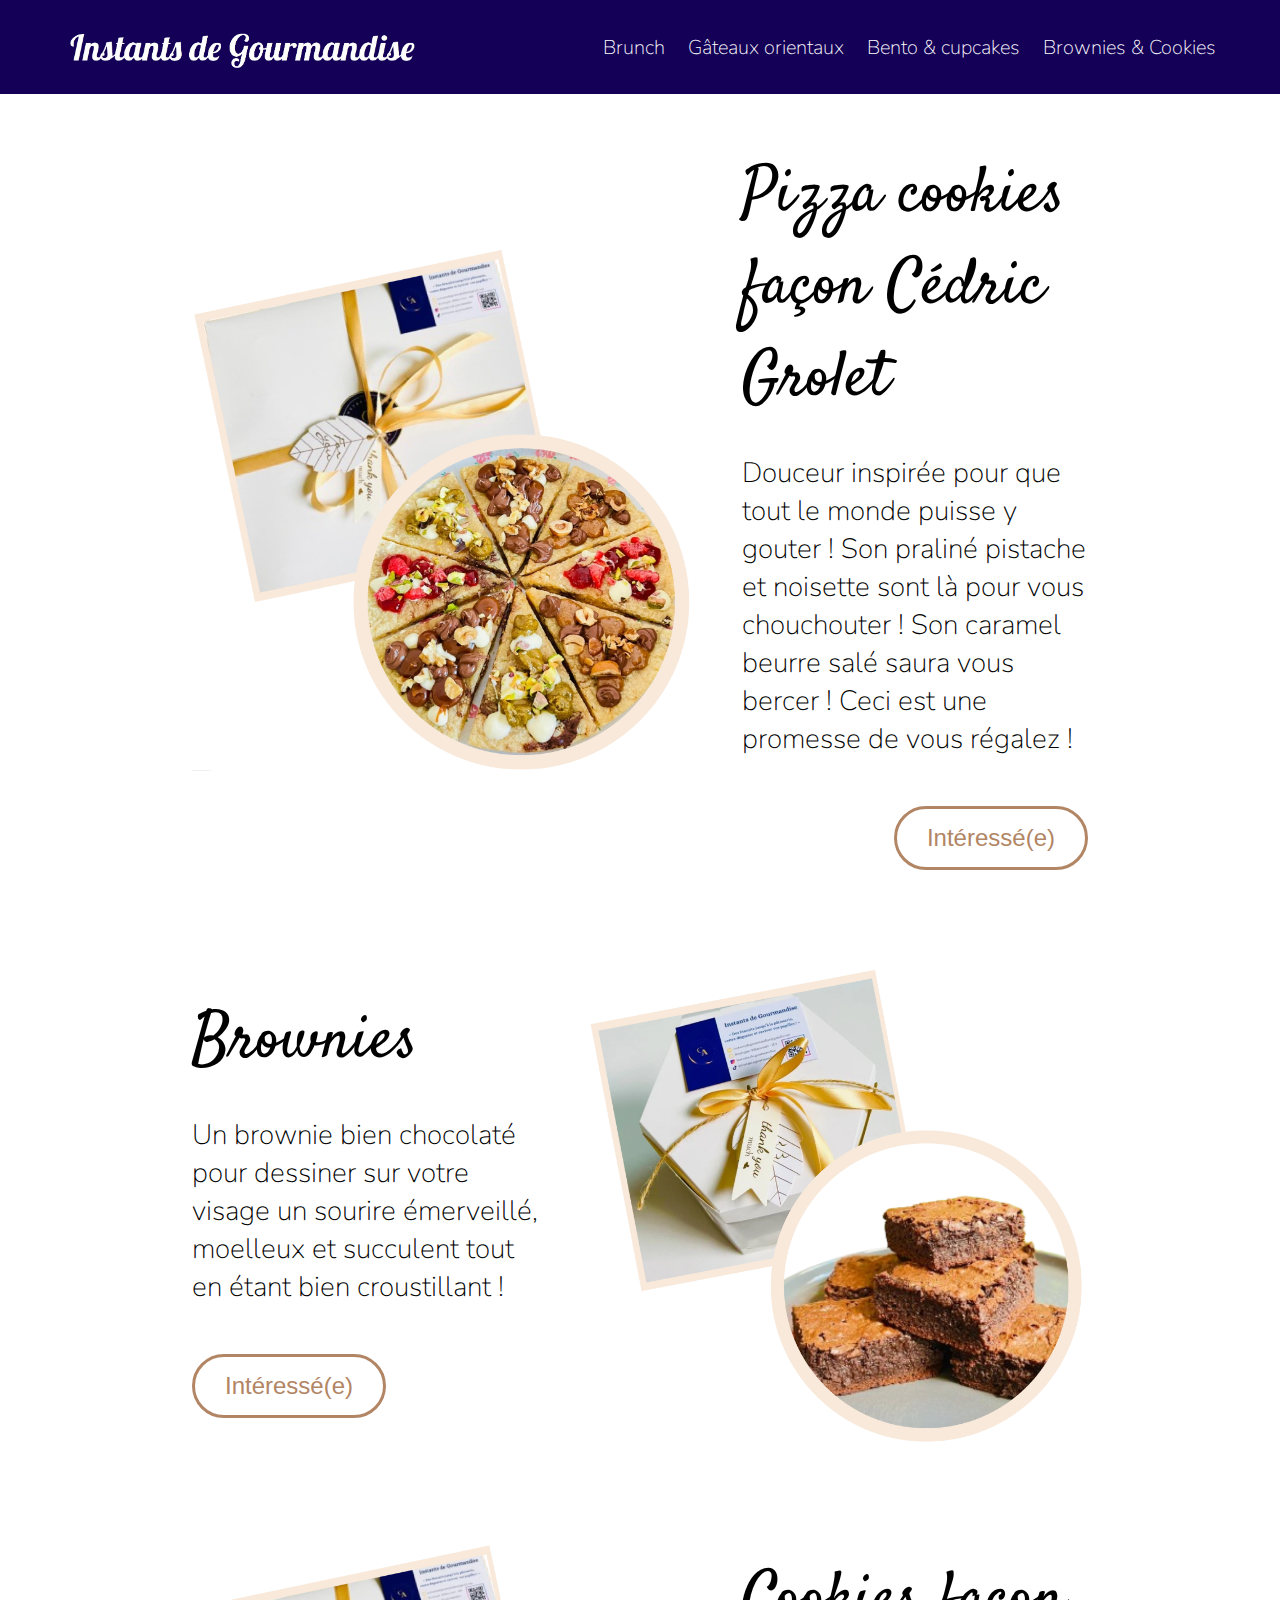
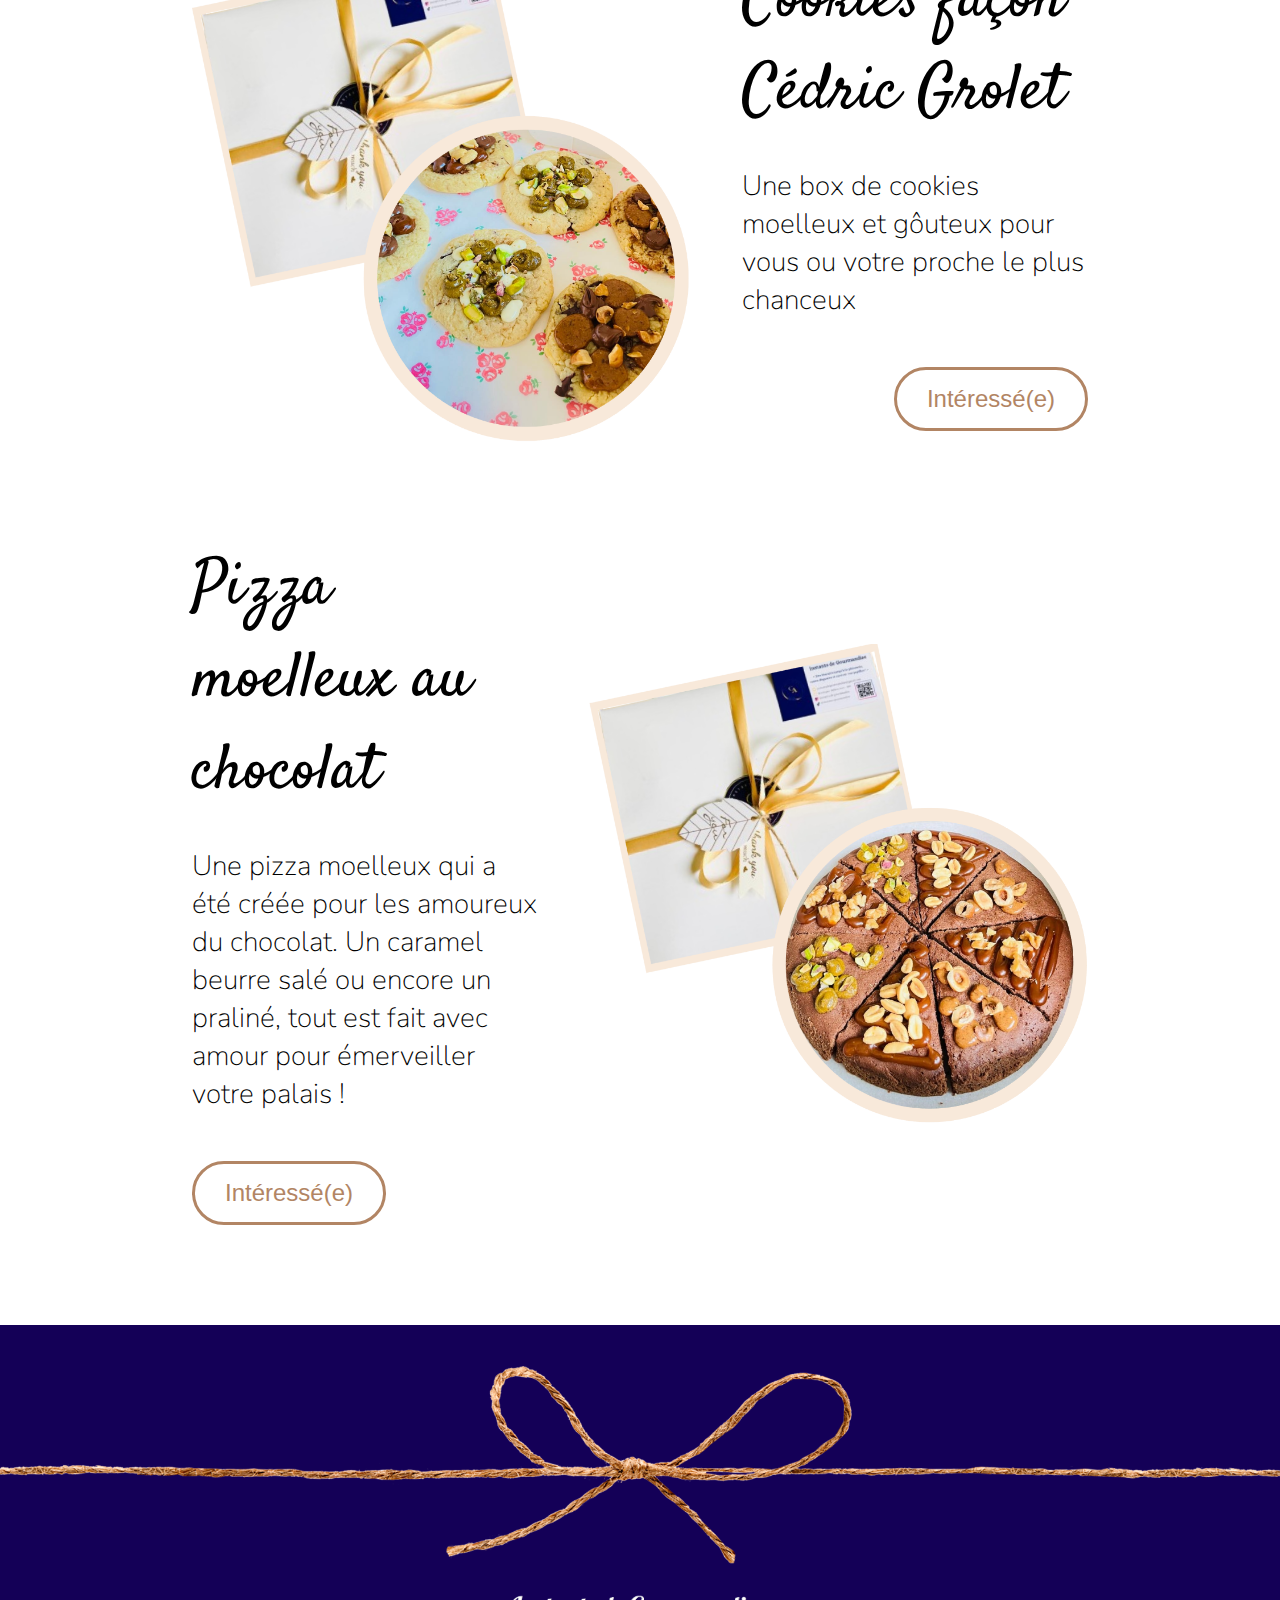
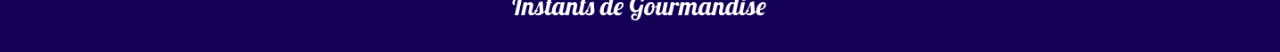
<file: brownies_cookies.html>
<!DOCTYPE html>
<html lang="fr">
<head>
    <meta charset="UTF-8">
    <meta name="viewport" content="width=device-width, initial-scale=1.0">
    <link rel="stylesheet" href="https://cdnjs.cloudflare.com/ajax/libs/font-awesome/4.7.0/css/font-awesome.min.css">

    <link rel="stylesheet" href="css/style.css">
    <link rel="stylesheet" href="css/nav.css">
    <link rel="stylesheet" href="css/footer.css">
    <link rel="stylesheet" href="css/tile.css">

    <title>Instants de gourmandise - Brownies & Cookies</title>
</head>

<body id="MainBody" class="hidden">
    <header>
        <nav id="NavLargeScreen">
            <a href="index.html">
                <img src="assets/img/logo/instants_de_gourmandise_letters.png">
            </a>

            <div class="nunito">
                <p><a href="box.html">Brunch</a></p>
                <p><a href="gateauxorientaux.html">Gâteaux orientaux</a></p>
                <p><a href="bento_cupcake.html">Bento & cupcakes</a></p>
                <p><a href="brownies_cookies.html">Brownies & Cookies</a></p>
            </div>
        </nav>

        <nav id="NavPhone">
            <div id="LogoPhone">
                <a href="index.html">
                    <img src="assets/img/logo/instants_de_gourmandise_letters.png">
                </a>
                <i class="fa fa-bars" onclick="openMenu()"></i>
            </div>

            <div id="MenuPhone" class="nunito">
                <p>Brunch</p>
                <p>Gâteaux orientaux</p>
                <p>Bento & cupcakes</p>
                <p>Brownies & Cookies</p>
            </div>
        </nav>
    </header>

    <div id="PopupSocialNetwork">
        <p id="Cross" onclick="closePopUp()">&#10005</p>
        <p>Nous contacter sur Instagram ou TikTok !</p>

        <div>
            <a href="https://www.instagram.com/instants.de.gourmandise/"><img src="assets/img/logo/insta.jpeg"></a>
            <a href="https://www.tiktok.com/@instants.gourmandise"><img src="assets/img/logo/tiktok.png"></a>
        </div>
    </div>


    <div id="Padding"></div>


    <section class="tile left">
        <img src="assets/img/brownies_cookies/pizza_cookies.png">

        <div>
            <h4 class="satisfy-regular">Pizza cookies façon Cédric Grolet</h4>
            <p class="nunito">Douceur inspirée pour que tout le monde puisse y gouter ! Son praliné pistache et noisette sont là pour vous chouchouter ! Son caramel beurre salé saura vous bercer ! Ceci est une promesse de vous régalez !</p>
            <button class="interested_button" onclick="openPopUp()">Intéressé(e)</button>
        </div>
    </section>

    <section class="tilephone">
        <h4 class="satisfy-regular">Pizza cookies façon Cédric Grolet</h4>
        <img src="assets/img/brownies_cookies/pizza_cookies.png">
        <p class="nunito">Douceur inspirée pour que tout le monde puisse y gouter ! Son praliné pistache et noisette sont là pour vous chouchouter ! Son caramel beurre salé saura vous bercer ! Ceci est une promesse de vous régalez ! </p>
        <button class="interested_button" onclick="openPopUp()">Intéressé(e)</button>
    </section>



    <section class="tile right">
        <div>
            <h4 class="satisfy-regular">Brownies</h4>
            <p class="nunito">Un brownie bien chocolaté pour dessiner sur votre visage un sourire émerveillé, moelleux et succulent tout en étant bien croustillant !</p>
            <button class="interested_button" onclick="openPopUp()">Intéressé(e)</button>
        </div>

        <img src="assets/img/brownies_cookies/brownies.png">
    </section>

    <section class="tilephone">
        <h4 class="satisfy-regular">Brownies</h4>
        <img src="assets/img/brownies_cookies/brownies.png">
        <p class="nunito">Un brownie bien chocolaté pour dessiner sur votre visage un sourire émerveillé, moelleux et succulent tout en étant bien croustillant !</p>
        <button class="interested_button" onclick="openPopUp()">Intéressé(e)</button>
    </section>



    <section class="tile left">
        <img src="assets/img/brownies_cookies/cookies.png">

        <div>
            <h4 class="satisfy-regular">Cookies façon Cédric Grolet</h4>
            <p class="nunito">Une box de cookies moelleux et gôuteux pour vous ou votre proche le plus chanceux</p>
            <button class="interested_button" onclick="openPopUp()">Intéressé(e)</button>
        </div>
    </section>

    <section class="tilephone">
        <h4 class="satisfy-regular">Cookies façon Cédric Grolet</h4>
        <img src="assets/img/brownies_cookies/cookies.png">
        <p class="nunito">Une box de cookies moelleux et gôuteux pour vous ou votre proche le plus chanceux</p>
        <button class="interested_button" onclick="openPopUp()">Intéressé(e)</button>
    </section>



    <section class="tile right">
        <div>
            <h4 class="satisfy-regular">Pizza moelleux au chocolat</h4>
            <p class="nunito">Une pizza moelleux qui a été créée pour les amoureux du chocolat. Un caramel beurre salé ou encore un praliné, tout est fait avec amour pour émerveiller votre palais !  </p>
            <button class="interested_button" onclick="openPopUp()">Intéressé(e)</button>
        </div>

        <img src="assets/img/brownies_cookies/pizza_moelleux.png">
    </section>

    <section class="tilephone">
        <h4 class="satisfy-regular">Pizza moelleux au chocolat</h4>
        <img src="assets/img/brownies_cookies/pizza_moelleux.png">
        <p class="nunito">Une pizza moelleux qui a été créée pour les amoureux du chocolat. Un caramel beurre salé ou encore un praliné, tout est fait avec amour pour émerveiller votre palais !  </p>
        <button class="interested_button" onclick="openPopUp()">Intéressé(e)</button>
    </section>


    <footer style="margin-top: 100px">
        <img src="assets/img/bow.png">

        <div>
            <img src="assets/img/logo/instants_de_gourmandise_letters.png">
        </div>
    </footer>

    <script src="js/init_body.js"></script>
    <script src="js/popup_social_network.js"></script>
    <script src="js/nav.js"></script>
</body>
</html>
</file>
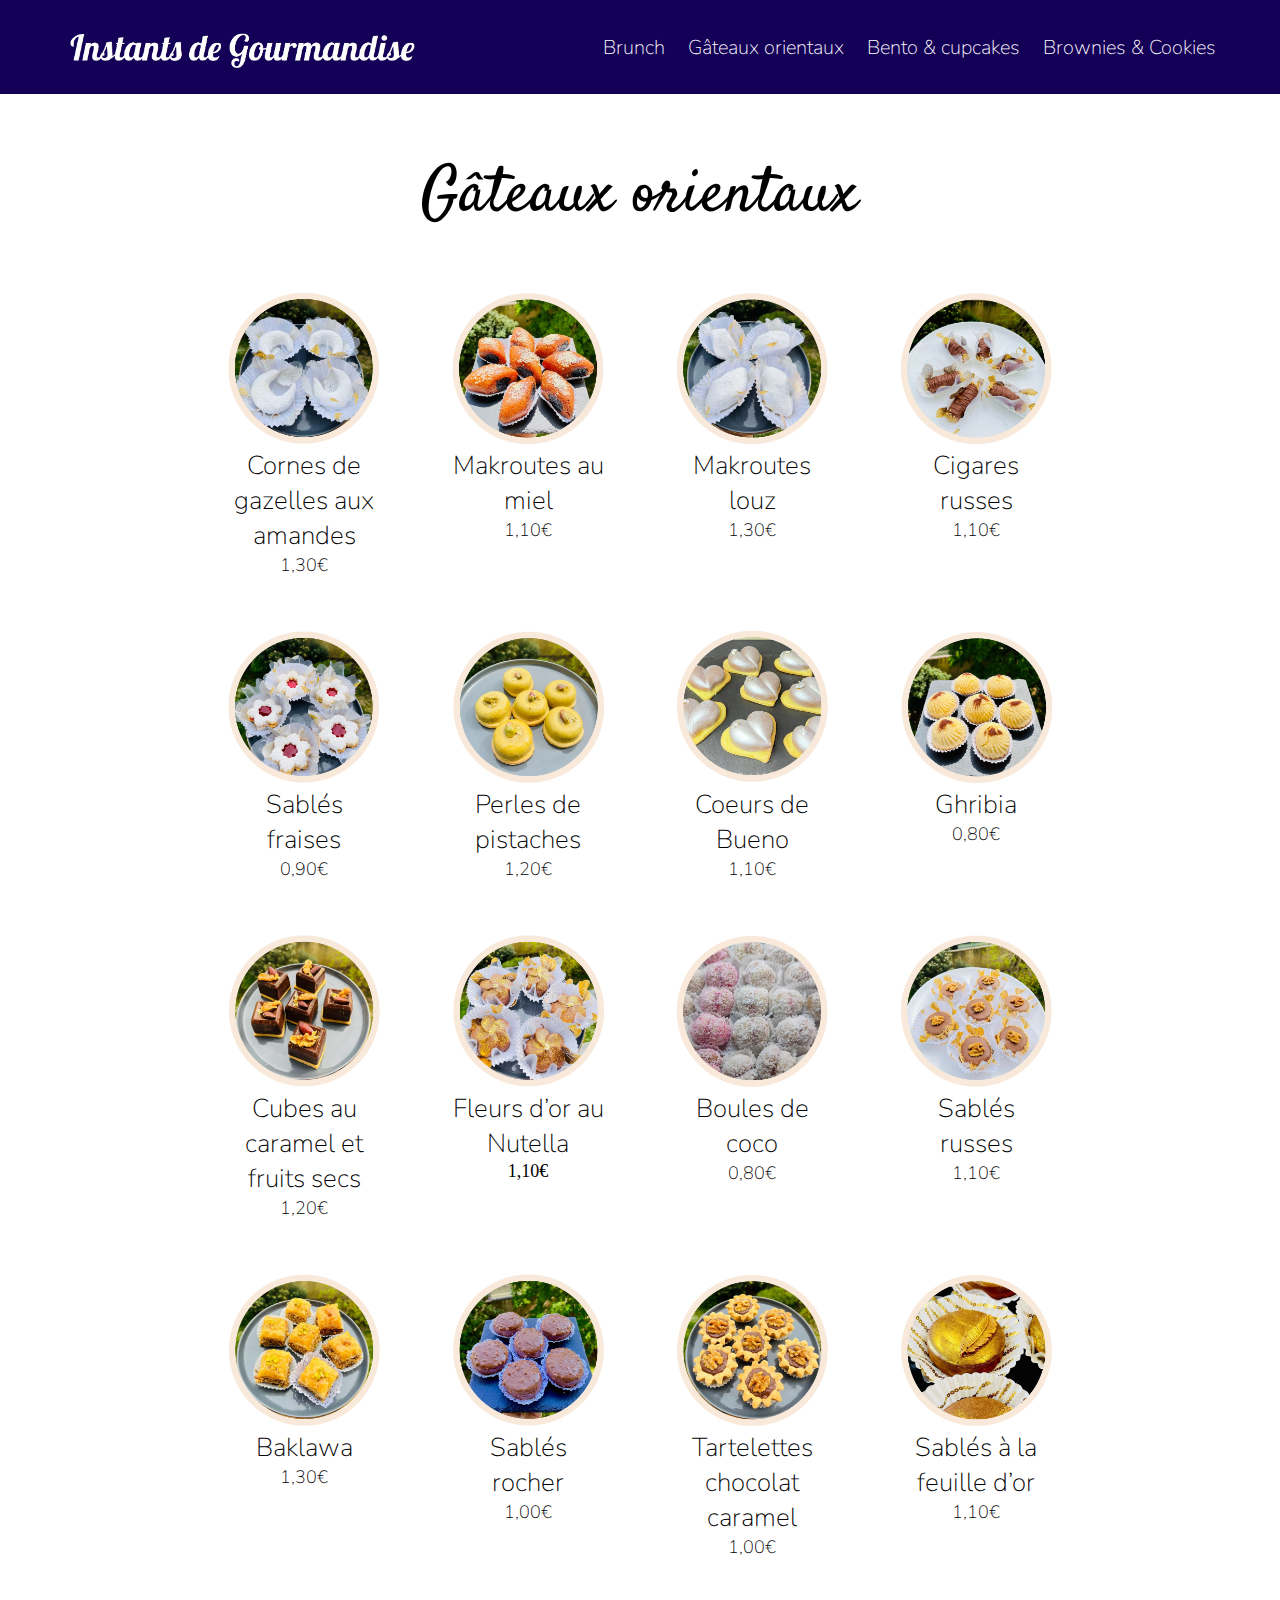
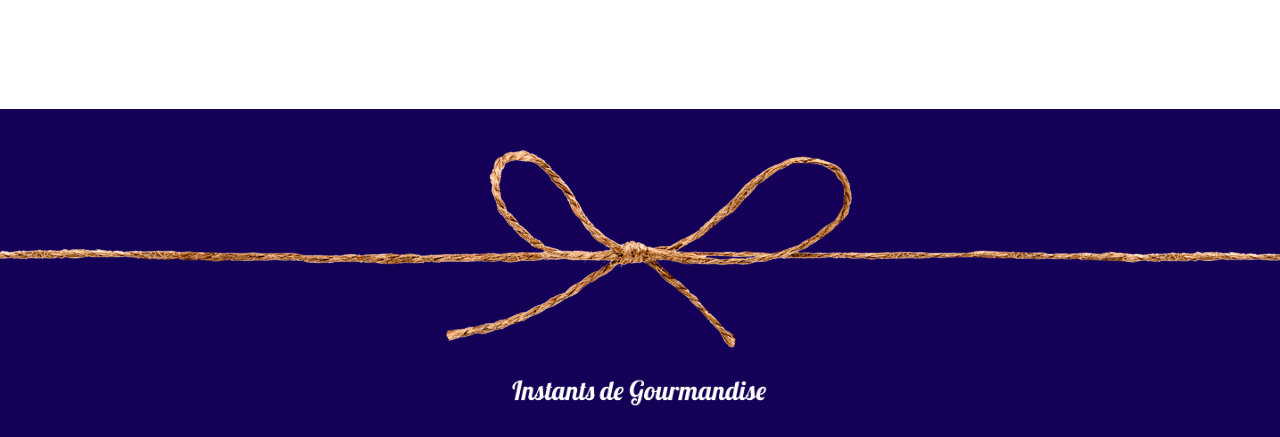
<file: gateauxorientaux.html>
<!DOCTYPE html>
<html lang="en">
<head>
    <meta charset="UTF-8">
    <meta name="viewport" content="width=device-width, initial-scale=1.0">
    <link rel="stylesheet" href="https://cdnjs.cloudflare.com/ajax/libs/font-awesome/4.7.0/css/font-awesome.min.css">

    <link rel="stylesheet" href="css/style.css">
    <link rel="stylesheet" href="css/nav.css">
    <link rel="stylesheet" href="css/flayer.css">
    <link rel="stylesheet" href="css/footer.css">

    <title>Instants de gourmandise - Gâteaux orientaux</title>
</head>
<body id="MainBody" class="hidden">
    <header>
        <nav id="NavLargeScreen">
            <a href="index.html">
                <img src="assets/img/logo/instants_de_gourmandise_letters.png">
            </a>

            <div class="nunito">
                <p><a href="box.html">Brunch</a></p>
                <p><a href="gateauxorientaux.html">Gâteaux orientaux</a></p>
                <p><a href="bento_cupcake.html">Bento & cupcakes</a></p>
                <p><a href="brownies_cookies.html">Brownies & Cookies</a></p>
            </div>
        </nav>

        <nav id="NavPhone">
            <div id="LogoPhone">
                <a href="index.html">
                    <img src="assets/img/logo/instants_de_gourmandise_letters.png">
                </a>
                <i class="fa fa-bars" onclick="openMenu()"></i>
            </div>

            <div id="MenuPhone" class="nunito">
                <p>Brunch</p>
                <p>Gâteaux orientaux</p>
                <p>Bento & cupcakes</p>
                <p>Brownies & Cookies</p>
            </div>
        </nav>
    </header>

    <div class="satisfy-regular flayer_cat">Gâteaux orientaux</div>

    <section class="flayer_presentation">
        <div class="flayer_product_4">
            <img src="assets/img/flayers/oriental_1.png">
            <h3 class="nunito">Cornes de gazelles aux amandes</h3>
            <p class="flayer_product_price nunito">1,30€</p>
        </div>

        <div class="flayer_product_4">
            <img src="assets/img/flayers/oriental_2.png">
            <h3 class="nunito">Makroutes au miel</h3>
            <p class="flayer_product_price nunito">1,10€</p>
        </div>

        <div class="flayer_product_4">
            <img src="assets/img/flayers/oriental_3.png">
            <h3 class="nunito">Makroutes louz</h3>
            <p class="flayer_product_price nunito">1,30€</p>
        </div>

        <div class="flayer_product_4">
            <img src="assets/img/flayers/oriental_4.png">
            <h3 class="nunito">Cigares russes</h3>
            <p class="flayer_product_price nunito">1,10€</p>
        </div>
    </section>

    <br><br><br>

    <section class="flayer_presentation">
        <div class="flayer_product_4">
            <img src="assets/img/flayers/oriental_5.png">
            <h3 class="nunito">Sablés fraises</h3>
            <p class="flayer_product_price nunito">0,90€</p>
        </div>

        <div class="flayer_product_4">
            <img src="assets/img/flayers/oriental_6.png">
            <h3 class="nunito">Perles de pistaches</h3>
            <p class="flayer_product_price nunito">1,20€</p>
        </div>

        <div class="flayer_product_4">
            <img src="assets/img/flayers/oriental_7.png">
            <h3 class="nunito">Coeurs de Bueno</h3>
            <p class="flayer_product_price nunito">1,10€</p>
        </div>

        <div class="flayer_product_4">
            <img src="assets/img/flayers/oriental_8.png">
            <h3 class="nunito">Ghribia</h3>
            <p class="flayer_product_price nunito">0,80€</p>
        </div>
    </section>

    <br><br><br>

    <section class="flayer_presentation">
        <div class="flayer_product_4">
            <img src="assets/img/flayers/oriental_9.png">
            <h3 class="nunito">Cubes au caramel et fruits secs</h3>
            <p class="flayer_product_price nunito">1,20€</p>
        </div>

        <div class="flayer_product_4">
            <img src="assets/img/flayers/oriental_10.png">
            <h3 class="nunito">Fleurs d’or au Nutella</h3>
            <p class="flayer_product_price">1,10€</p>
        </div>

        <div class="flayer_product_4">
            <img src="assets/img/flayers/oriental_11.png">
            <h3 class="nunito">Boules de coco</h3>
            <p class="flayer_product_price nunito">0,80€</p>
        </div>

        <div class="flayer_product_4">
            <img src="assets/img/flayers/oriental_12.png">
            <h3 class="nunito">Sablés russes</h3>
            <p class="flayer_product_price nunito">1,10€</p>
        </div>
    </section>

    <br><br><br>

    <section class="flayer_presentation">
        <div class="flayer_product_4">
            <img src="assets/img/flayers/oriental_13.png">
            <h3 class="nunito">Baklawa</h3>
            <p class="flayer_product_price nunito">1,30€</p>
        </div>

        <div class="flayer_product_4">
            <img src="assets/img/flayers/oriental_14.png">
            <h3 class="nunito">Sablés rocher</h3>
            <p class="flayer_product_price nunito">1,00€</p>
        </div>

        <div class="flayer_product_4">
            <img src="assets/img/flayers/oriental_15.png">
            <h3 class="nunito">Tartelettes chocolat caramel</h3>
            <p class="flayer_product_price nunito">1,00€</p>
        </div>

        <div class="flayer_product_4">
            <img src="assets/img/flayers/oriental_16.png">
            <h3 class="nunito">Sablés à la feuille d’or</h3>
            <p class="flayer_product_price nunito">1,10€</p>
        </div>
    </section>

    <footer style="margin-top: 150px">
        <img src="assets/img/bow.png">

        <div>
            <img src="assets/img/logo/instants_de_gourmandise_letters.png">
        </div>
    </footer>

    <script src="js/init_body.js"></script>
    <script src="js/nav.js"></script>
</body>
</html>
</file>
<file: css/style.css>
html, body {
    margin: 0;
    padding: 0;
}

a {
    color: inherit;
    text-decoration: inherit;
}

#Padding {
    height: 150px;
}

@media only screen and (max-width: 1024px) {
    #Padding {
        height: 75px;
    }
}

/* POLICES */
@font-face {
    font-family: "Nunito";
    src: url("../assets/police/Nunito-VariableFont_wght.ttf");
}

@font-face {
    font-family: "Satisfy";
    src: url("../assets/police/Satisfy-Regular.ttf");
}

.satisfy-regular {
    font-family: "Satisfy", cursive;
    font-weight: 400;
    font-style: normal;
}

.nunito {
    font-family: "Nunito", sans-serif;
    font-weight: 200;
    font-style: normal;
    font-optical-sizing: auto;
}

.playfair-display {
    font-family: "Playfair Display", serif;
    font-weight: 400;
    font-style: normal;
}
</file>
<file: css/nav.css>
@keyframes fadeIn {
    from {
        opacity: 0;
    }
    to {
        opacity: 1;
    }
}

.hidden {
    opacity: 0;
}

.fade-in {
    animation: fadeIn 3s forwards;
}

#NavLargeScreen {
    display: flex;
    justify-content: space-between;
    align-items: center;
    position:fixed;
    width: 100%;
    background-color: #140057;
    z-index: 99;
    color: white;
    transition: all 3s;
}

#NavLargeScreen a img {
    margin: 20px 0 20px 20%;
    height: 50px;
}

#NavLargeScreen div {
    display: flex;
    align-items: center;
    justify-content: right;
    width: 60%;
    font-size: 20px;
    margin-right: 5%;
}

#NavLargeScreen div p {
    margin-left: 3%;
}

#NavPhone {
    display: none;
}

@media only screen and (max-width: 1024px) {
    #NavLargeScreen {
        display: none;
    }

    #NavPhone {
        position: fixed;
        display: flex;
        flex-direction: column;
        width: 100%;

        color: white;
        background-color: #140057;
        z-index: 99;
    }

    #NavPhone #LogoPhone {
        width: 100%;
        display: flex;
        align-items: center;
        justify-content: space-between;
    }

    #NavPhone #LogoPhone img {
        margin: 20px 0 20px 5%;
        height: 25px;
    }

    #NavPhone #MenuPhone {
        display: none;
        position: fixed;
        width: 100%;
        top: 65px;
        text-align: center;
        background-color: #140057;
        font-size: 20px;
        height: calc(100vh - 65px);
    }

    .fa.fa-bars {
        margin-right: 5%;
    }
}
</file>
<file: css/index.css>
#PresentationWallpaper {
    display: flex;
    align-items: center;
    justify-content: space-evenly;
    width: 100%;
    height: 100vh;
    background-color: #140057;
}

#PresentationWallpaper img {
    width: 30%;
}

#PresentationWallpaper h3 {
    width: 40%;
    font-size: 72px;
    color: white;
}

#GourmandisesQuotidien {
    margin: 0px 10%;
    padding: 50px 0;

    display: flex;
    flex-direction: column;
    align-items: center;
}

#GourmandisesQuotidienPhone {
    display: none;
}

#GourmandisesQuotidien h2 {
    margin-top: 50px;
    font-size: 52px;
}

.gourmandise_quotidienne_body {
    display: flex;
    justify-content: center;
    width: 100%;
}

.gourmandise_rect{
    display: flex;
    flex-direction: column;
    align-items: center;
    width: 20%;
    margin: 10px 90px;
    transition: transform .2s;
} .gourmandise_rect:hover {
    transform: scale(1.1);
}

.gourmandise_rect img {
    width: 90%;
    object-fit: cover;
}

.gourmandise_rect {
    text-align: center;
    font-size: 20px;
}

.gourmandise_rect_title {
    font-size: 30px;
}

#BoxPresentation {
    background-image: url("../assets/img/index/image.jpg");
    background-position: center;
    background-repeat: no-repeat;
    background-size: cover;

    display: flex;
    justify-content: center;
    align-items: center;
}

.box_presentation_rect {
    width: 20%;
    min-width: 150px;
    height: 325px;
    margin: 200px 15px;

    display: flex;
    flex-direction: column;
    align-items: center;

    background-color: rgba(255, 255, 255, 0.738);
    transition: transform .2s;
}.box_presentation_rect:hover {
    transform: scale(1.1);
}

.box_presentation_rect h4 {
    text-align: center;
    font-size: 38px;
    margin-bottom: 0;
}

.box_presentation_rect p {
    color: black;
    padding: 0 50px 40px 50px;
}

#PetitsPlaisirs {
    display: flex;
    flex-direction: column;
    align-items: center;
}

#PetitsPlaisirs h3 {
    font-size: 58px;
}

.scrolling {
    display: none;
}

@media only screen and (max-width: 1024px) {
    #PresentationWallpaper {
        flex-direction: column;
        justify-content: center;
    }
    #PresentationWallpaper img {
        width: 50%;
    }

    #PresentationWallpaper h3 {
        width: 90%;
        font-size: 40px;
        text-align: center;
    }

    #GourmandisesQuotidien {
        display: none;
    }

    #GourmandisesQuotidienPhone {
        display: block;
        overflow-y: scroll;
        scrollbar-width: none;
    }

    #GourmandisesQuotidienPhone::-webkit-scrollbar {
        display: none; /* Safari and Chrome */
    }

    #GourmandisesQuotidienPhone h2 {
        margin-top: 100px;
        font-size: 32px;
        text-align: center;
    }

    .gourmandise_quotidienne_body_phone {
        display: flex;
    }

    .gourmandise_quotidienne_body_phone .gourmandise_rect {
        margin: 0 20px;
        min-width: 90%;
    }

    .gourmandise_quotidienne_body_phone .gourmandise_rect img {
        width: 70%;
    }

    #BoxPresentation {
        overflow-y: scroll;
        margin: 0;
        justify-content: left;
    }

    .box_presentation_rect {
        min-width: 70%;
        height: 355px;
        margin: 100px 15%;
    }

    .scrolling {
        display: flex;
        justify-content: space-around;
        align-items: center;
    }

    .scrolling p {
        font-size: 40px;
    }
}
</file>
<file: css/footer.css>
footer {
    padding: 25px 0 30px 0;
    background-color: #140057;
}

footer img {
    width: 100%;
}

footer div {
    display: flex;
    flex-direction: column;
    align-items: center;
}

footer div img {
    width: 20%;
}
</file>
<file: css/form.css>
#MailingForm {
    width: 70%;
    margin: 75px 15% 150px 15%;
}

#MailingForm h3 {
    font-size: 40px;
    text-align: center;
}

form {
    display: flex;
    flex-direction: column;
    font-size: 28px;
}


input[type=text], select, textarea {
    width: 100%;
    padding: 12px;
    border: 1px solid #ccc;
    border-radius: 4px;
    box-sizing: border-box;
    margin-top: 6px;
    margin-bottom: 16px;
    resize: vertical;
    font-size: 20px;
}

input[type=submit] {
    background-color: #0E1531;
    color: white;
    padding: 12px 20px;
    border-radius: 4px;
    cursor: pointer;
    align-self: flex-end;
    font-size: 20px;
}

input[type=submit]:hover {
    background-color: #45a049;
}

.container {
    border-radius: 5px;
    background-color: #f2f2f2;
    padding: 20px;
}
</file>
<file: css/flayer.css>
.flayer_cat {
    padding: 150px 0 50px;
    font-size:64px;
    text-align:center
}

.flayer_presentation {
    width: 70%;
    margin-left: 15%;
    display: flex;
    justify-content: space-around;
}

.flayer_product_2 {
    width: 35%;
}

.flayer_product_3 {
    width: 25%;
}

.flayer_product_4 {
    width: 17%;
}


.flayer_product_3 img,  .flayer_product_2 img, .flayer_product_4 img{
    width: 100%;
}

.flayer_product_3 h3, .flayer_product_2 h3 {
    margin: 0;
    padding: 0;
    font-size: 28px;
    text-align: center;
}

.flayer_product_4 h3 {
    margin: 0;
    padding: 0;
    font-size: 26px;
    text-align: center;
}

.flayer_product_price {
    margin: 0;
    padding: 0;
    font-size: 18px;
    text-align: center;
}

.flayer_product_description {
    margin: 0;
    padding: 0;
    font-size: 16px;
}

@media only screen and (max-width: 1024px) {
    .flayer_presentation {
        flex-direction: column;
        align-items: center;
        justify-content: center;
    }

    .flayer_product_3, .flayer_product_2, .flayer_product_4 {
        width: 100%;
        margin: 20px 0;
    }

    .flayer_cat {
        font-size: 48px;
    }
}
</file>
<file: css/bento.css>
#ChoixBento {
    display: flex;
    justify-content: space-around;
    width: 70%;
    margin-left: 15%;
}

#ChoixBento h2 {
    font-size: 64px;
}

#ChoixBento ol {
    font-size: 24px;
}

@media only screen and (max-width: 1024px) {
    #ChoixBento {
        display: flex;
        flex-direction: column;
        text-align: center;
    }
}
</file>
<file: css/tile.css>
.tile {
    width: 70%;
    padding-left: 15%;
    display: flex;
    align-items: center;
    margin-bottom: 100px;
}

.tilephone {
    display: none;
}

.tile img {
    width: 500px;
    height: 100%;
}

.tile div {
    display: flex;
    flex-direction: column;
}

.tile div h4{
    margin: 0;
}
.tile.left button {
    margin-left: auto;
}

.tile.right button {
    margin-right: auto;
}

.tile.left div {
    margin-left: 50px;
}

.tile.right div {
    margin-right: 50px;
}

.tile div h4 {
    font-size: 64px;
}

.tile div p {
    font-size: 28px;
}

.interested_button {
    border-radius: 1.458em;
    color: #b28564;
    background-color: transparent;
    font-size: 24px;
    padding: 15px 30px;
    border: 3px solid #b28564;
    margin-top: 20px;
}.interested_button:hover {
    background-color: #b28564;
    color: white;
}

#PopupSocialNetwork {
    display: none;
    flex-direction: column;
    align-items: center;
    position:fixed;
    width: 40%;
    height: 40vh;
    margin: calc(30vh + 50px) 30% calc(30vh - 50px) 30%;
    background-color: white;
    border: 1px solid #D4AF37;
}

#PopupSocialNetwork div {
    width: 100%;
    display: flex;
    justify-content: center;
}
#PopupSocialNetwork p {
    font-size: 32px;
}

#PopupSocialNetwork div img {
    width: 100px;
    margin: 0 20px;
}

#Cross {
    margin-left: auto;
    margin-right: 50px;
}

@media only screen and (max-width: 1024px) {
    .tile {
        display: none;
    }

    .tilephone {
        width: 70%;
        margin-left: 15%;
        display: flex;
        flex-direction: column;
        align-items: center;
    }

    .tilephone h4 {
        font-size: 40px;
    }

    .tilephone img {
        width: 60%;
    }

    .tilephone p {
        font-size: 24px;
    }

    .interested_button {
        font-size: 20px;
    }

    #PopupSocialNetwork {
        display: none;
        width: 80%;
        height: 40vh;
        margin: calc(30vh + 50px) 10% calc(30vh - 50px) 10%;
    }

    #PopupSocialNetwork p {
        font-size: 28px;
        text-align: center;
    }

    #PopupSocialNetwork div img {
        margin-top: 50px;
    }

}

@media only screen and (max-width: 800px) {
    .tilephone h4 {
        font-size: 28px;
        text-align: center;
    }

    .tilephone img {
        width: 80%;
    }

    .tilephone p {
        font-size: 16px;
    }

    .interested_button {
        font-size: 16px;
    }

    #PopupSocialNetwork p {
        font-size: 20px;
    }

    #PopupSocialNetwork div img {
        width: 50px;
    }

    #Cross {
        margin-right: 20px;
    }
}
</file>
